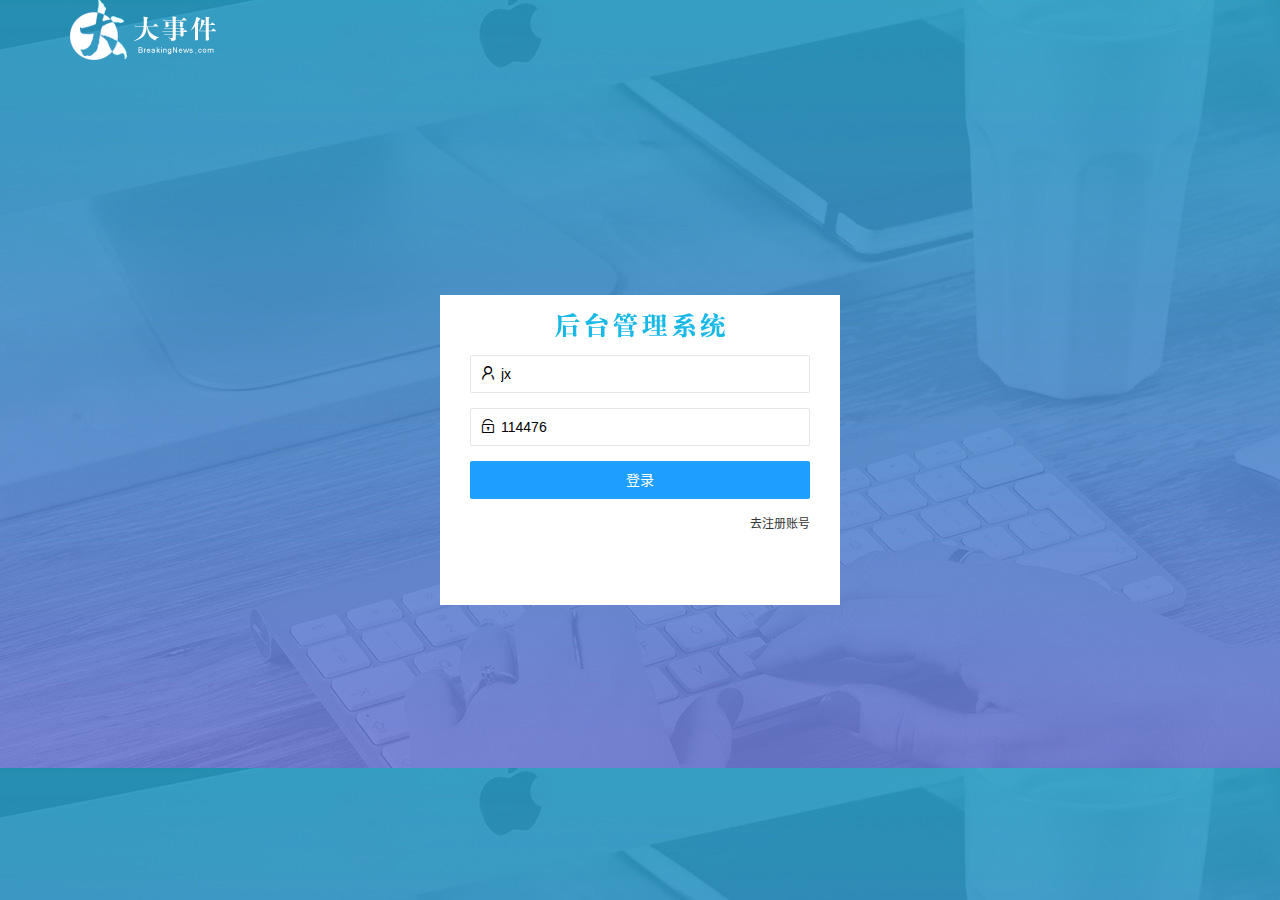
<file: login.html>
<!DOCTYPE html>
<html lang="zh-CN">

<head>
    <meta charset="UTF-8">
    <meta name="viewport" content="width=device-width, initial-scale=1.0">
    <title>大事件登录页面</title>
    <link rel="stylesheet" href="/assets/lib/layui/css/layui.css">
    <link rel="stylesheet" href="/assets/css/login.css">
</head>

<body>
    <div class="layui-main">
        <img src="/assets/images/logo.png" alt="">
    </div>
    <div class="login">
        <div class="title-log"></div>
        <!-- 登录 -->
        <form class="layui-form" id="login-form">
            <div class="layui-form-item">
                <i class="layui-icon layui-icon-username"></i>
                <input value="jx" type="text" name="username" required lay-verify="required" placeholder="请输入用户名" autocomplete="off" class="layui-input">
            </div>
            <div class="layui-form-item">
                <i class="layui-icon layui-icon-password"></i>
                <input value="114476" type="text" name="password" required lay-verify="required|pwd" placeholder="请输入密码 " autocomplete="off " class="layui-input ">
            </div>
            <div class="layui-form-item">
                <button class="layui-btn layui-btn-fluid layui-btn-normal" lay-submit lay-filter="formDemo">登录</button>
            </div>
            <div class="layui-form-item  links">
                <a href="javaascript:;" class="link_reg">去注册账号</a>
            </div>
        </form>
        <!-- 注册 -->
        <form class="layui-form" id="reg-form" style="display: none;">
            <div class="layui-form-item">
                <i class="layui-icon layui-icon-username"></i>
                <input type="text" name="username" required lay-verify="required" placeholder="请输入用户名" autocomplete="off" class="layui-input">
            </div>
            <div class="layui-form-item">
                <i class="layui-icon layui-icon-password"></i>
                <input type="text" name="password" required lay-verify="required|pwd" placeholder="请输入密码 " autocomplete="off " class="layui-input ">
            </div>
            <div class="layui-form-item">
                <i class="layui-icon layui-icon-password"></i>
                <input type="text" name="repwd" required lay-verify="required|pwd|repwd" placeholder="请再次输入密码 " autocomplete="off " class="layui-input ">
            </div>
            <div class="layui-form-item">
                <button class="layui-btn layui-btn-fluid layui-btn-normal" lay-submit lay-filter="formDemo">注册</button>
            </div>
            <div class="layui-form-item links">
                <a href="javaascript:;" class="link_login">去登录</a>
            </div>
        </form>
    </div>

    <!-- 引入js -->
    <script src="/assets/lib/layui/layui.all.js "></script>
    <script src="/assets/lib/jquery.js "></script>
    <script src="/assets/js/webAPI.js"></script>
    <script src="/assets/js/login.js "></script>
</body>

</html>
</file>
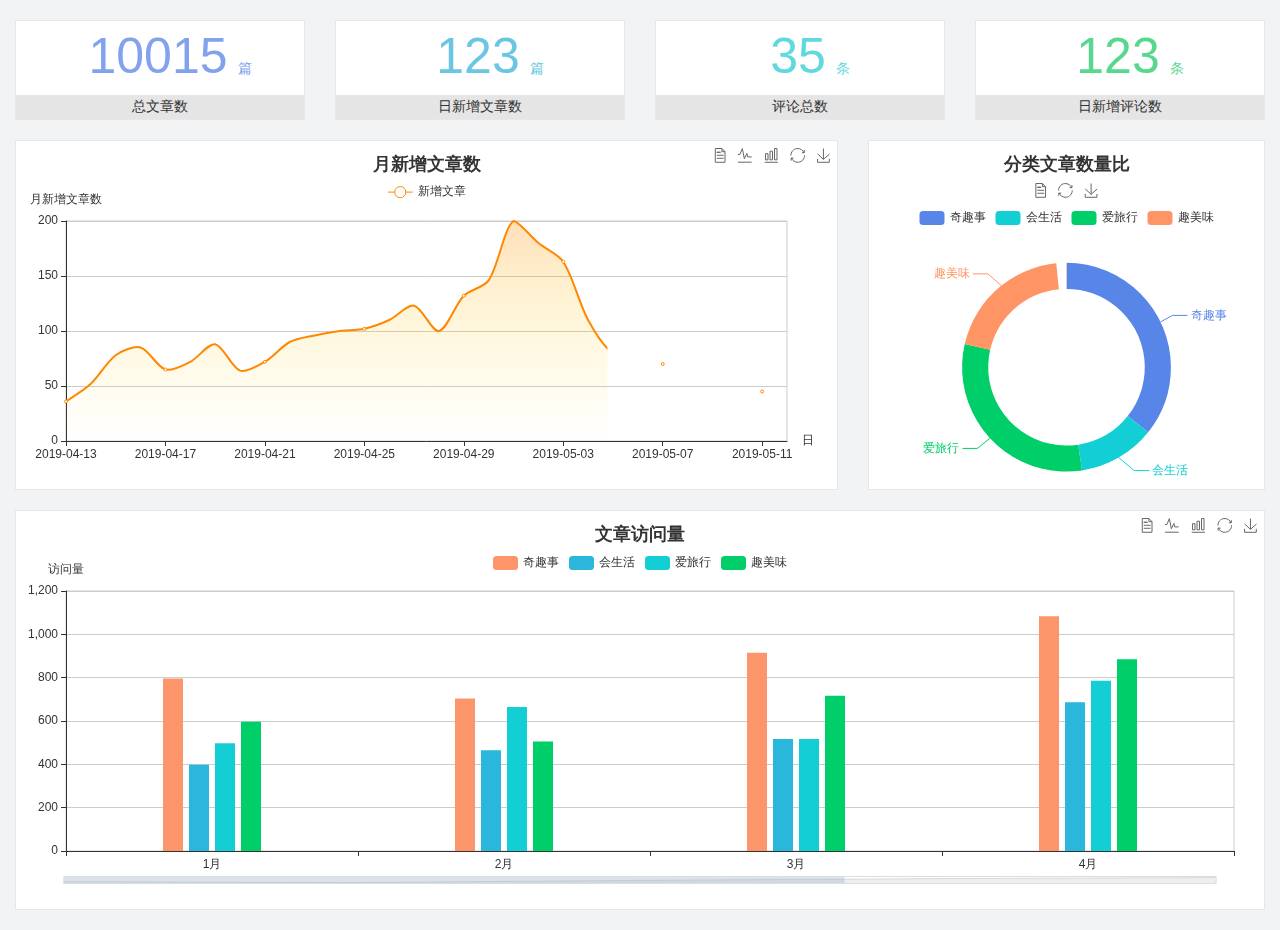
<file: home/dashboard.html>
<!DOCTYPE html>
<html lang="en">

<head>
  <meta charset="UTF-8">
  <meta name="viewport" content="width=device-width, initial-scale=1.0">
  <meta http-equiv="X-UA-Compatible" content="ie=edge">
  <title>图表统计</title>
  <link rel="stylesheet" href="../assets/lib/bootstrap.css" />
  <link rel="stylesheet" href="../assets/lib/main.css" />
  <script src="../assets/lib/jquery.js"></script>
  <script type="text/javascript" src="../assets/lib/echarts.min.js"></script>
</head>

<body>
  <div class="container-fluid">
    <div class="row spannel_list">
      <div class="col-sm-3 col-xs-6">
        <div class="spannel">
          <em>10015</em><span>篇</span>
          <b>总文章数</b>
        </div>
      </div>
      <div class="col-sm-3 col-xs-6">
        <div class="spannel scolor01">
          <em>123</em><span>篇</span>
          <b>日新增文章数</b>
        </div>
      </div>
      <div class="col-sm-3 col-xs-6">
        <div class="spannel scolor02">
          <em>35</em><span>条</span>
          <b>评论总数</b>
        </div>
      </div>
      <div class="col-sm-3 col-xs-6">
        <div class="spannel scolor03">
          <em>123</em><span>条</span>
          <b>日新增评论数</b>
        </div>
      </div>
    </div>
  </div>

  <div class="container-fluid">
    <div class="row curve-pie">
      <div class="col-lg-8 col-md-8">
        <div class="gragh_pannel" id="curve_show"></div>
      </div>
      <div class="col-lg-4 col-md-4">
        <div class="gragh_pannel" id="pie_show"></div>
      </div>
    </div>
  </div>

  <div class="container-fluid">
    <div class="column_pannel" id="column_show"></div>
  </div>

  <script>
    var oChart = echarts.init(document.getElementById('curve_show'));
    var aList_all = [
      { 'count': 36, 'date': '2019-04-13' },
      { 'count': 52, 'date': '2019-04-14' },
      { 'count': 78, 'date': '2019-04-15' },
      { 'count': 85, 'date': '2019-04-16' },
      { 'count': 65, 'date': '2019-04-17' },
      { 'count': 72, 'date': '2019-04-18' },
      { 'count': 88, 'date': '2019-04-19' },
      { 'count': 64, 'date': '2019-04-20' },
      { 'count': 72, 'date': '2019-04-21' },
      { 'count': 90, 'date': '2019-04-22' },
      { 'count': 96, 'date': '2019-04-23' },
      { 'count': 100, 'date': '2019-04-24' },
      { 'count': 102, 'date': '2019-04-25' },
      { 'count': 110, 'date': '2019-04-26' },
      { 'count': 123, 'date': '2019-04-27' },
      { 'count': 100, 'date': '2019-04-28' },
      { 'count': 132, 'date': '2019-04-29' },
      { 'count': 146, 'date': '2019-04-30' },
      { 'count': 200, 'date': '2019-05-01' },
      { 'count': 180, 'date': '2019-05-02' },
      { 'count': 163, 'date': '2019-05-03' },
      { 'count': 110, 'date': '2019-05-04' },
      { 'count': 80, 'date': '2019-05-05' },
      { 'count': 82, 'date': '2019-05-06' },
      { 'count': 70, 'date': '2019-05-07' },
      { 'count': 65, 'date': '2019-05-08' },
      { 'count': 54, 'date': '2019-05-09' },
      { 'count': 40, 'date': '2019-05-10' },
      { 'count': 45, 'date': '2019-05-11' },
      { 'count': 38, 'date': '2019-05-12' },
    ];

    let aCount = [];
    let aDate = [];

    for (var i = 0; i < aList_all.length; i++) {
      aCount.push(aList_all[i].count);
      aDate.push(aList_all[i].date);
    }

    var chartopt = {
      title: {
        text: '月新增文章数',
        left: 'center',
        top: '10'
      },
      tooltip: {
        trigger: 'axis'
      },
      legend: {
        data: ['新增文章'],
        top: '40'
      },
      toolbox: {
        show: true,
        feature: {
          mark: { show: true },
          dataView: { show: true, readOnly: false },
          magicType: { show: true, type: ['line', 'bar'] },
          restore: { show: true },
          saveAsImage: { show: true }
        }
      },
      calculable: true,
      xAxis: [
        {
          name: '日',
          type: 'category',
          boundaryGap: false,
          data: aDate
        }
      ],
      yAxis: [
        {
          name: '月新增文章数',
          type: 'value'
        }
      ],
      series: [
        {
          name: '新增文章',
          type: 'line',
          smooth: true,
          itemStyle: { normal: { areaStyle: { type: 'default' }, color: '#f80' }, lineStyle: { color: '#f80' } },
          data: aCount
        }],
      areaStyle: {
        normal: {
          color: new echarts.graphic.LinearGradient(0, 0, 0, 1, [{
            offset: 0,
            color: 'rgba(255,136,0,0.39)'
          }, {
            offset: .34,
            color: 'rgba(255,180,0,0.25)'
          }, {
            offset: 1,
            color: 'rgba(255,222,0,0.00)'
          }])

        }
      },
      grid: {
        show: true,
        x: 50,
        x2: 50,
        y: 80,
        height: 220
      }
    };

    oChart.setOption(chartopt);


    var oPie = echarts.init(document.getElementById('pie_show'));
    var oPieopt =
    {
      title: {
        top: 10,
        text: '分类文章数量比',
        x: 'center'
      },
      tooltip: {
        trigger: 'item',
        formatter: "{a} <br/>{b} : {c} ({d}%)"
      },
      color: ['#5885e8', '#13cfd5', '#00ce68', '#ff9565'],
      legend: {
        x: 'center',
        top: 65,
        data: ['奇趣事', '会生活', '爱旅行', '趣美味']
      },
      toolbox: {
        show: true,
        x: 'center',
        top: 35,
        feature: {
          mark: { show: true },
          dataView: { show: true, readOnly: false },
          magicType: {
            show: true,
            type: ['pie', 'funnel'],
            option: {
              funnel: {
                x: '25%',
                width: '50%',
                funnelAlign: 'left',
                max: 1548
              }
            }
          },
          restore: { show: true },
          saveAsImage: { show: true }
        }
      },
      calculable: true,
      series: [
        {
          name: '访问来源',
          type: 'pie',
          radius: ['45%', '60%'],
          center: ['50%', '65%'],
          data: [
            { value: 300, name: '奇趣事' },
            { value: 100, name: '会生活' },
            { value: 260, name: '爱旅行' },
            { value: 180, name: '趣美味' }
          ]
        }
      ]
    };
    oPie.setOption(oPieopt);



    var oColumn = this.echarts.init(document.getElementById('column_show'));
    var oColumnopt =
    {
      title: {
        text: '文章访问量',
        left: 'center',
        top: '10'
      },
      tooltip: {
        trigger: 'axis'
      },
      legend: {
        data: ['奇趣事', '会生活', '爱旅行', '趣美味'],
        top: '40'
      },
      toolbox: {
        show: true,
        feature: {
          mark: { show: true },
          dataView: { show: true, readOnly: false },
          magicType: { show: true, type: ['line', 'bar'] },
          restore: { show: true },
          saveAsImage: { show: true }
        }
      },
      calculable: true,
      xAxis: [
        {
          type: 'category',
          data: ['1月', '2月', '3月', '4月', '5月']
        }
      ],
      yAxis: [
        {
          name: '访问量',
          type: 'value'
        }
      ],
      series: [
        {
          name: '奇趣事',
          type: 'bar',
          barWidth: 20,
          itemStyle: {
            normal: { areaStyle: { type: 'default' }, color: '#fd956a' }
          },
          data: [800, 708, 920, 1090, 1200]
        },
        {
          name: '会生活',
          type: 'bar',
          barWidth: 20,
          itemStyle: {
            normal: { areaStyle: { type: 'default' }, color: '#2bb6db' }
          },
          data: [400, 468, 520, 690, 800]
        },
        {
          name: '爱旅行',
          type: 'bar',
          barWidth: 20,
          itemStyle: {
            normal: { areaStyle: { type: 'default' }, color: '#13cfd5' }
          },
          data: [500, 668, 520, 790, 900]
        },
        {
          name: '趣美味',
          type: 'bar',
          barWidth: 20,
          itemStyle: {
            normal: { areaStyle: { type: 'default' }, color: '#00ce68' }
          },
          data: [600, 508, 720, 890, 1000]
        }
      ],
      grid: {
        show: true,
        x: 50,
        x2: 30,
        y: 80,
        height: 260
      },
      dataZoom: [//给x轴设置滚动条
        {
          start: 0,//默认为0
          end: 100 - 1000 / 31,//默认为100
          type: 'slider',
          show: true,
          xAxisIndex: [0],
          handleSize: 0,//滑动条的 左右2个滑动条的大小
          height: 8,//组件高度
          left: 45, //左边的距离
          right: 50,//右边的距离
          bottom: 26,//右边的距离
          handleColor: '#ddd',//h滑动图标的颜色
          handleStyle: {
            borderColor: "#cacaca",
            borderWidth: "1",
            shadowBlur: 2,
            background: "#ddd",
            shadowColor: "#ddd",
          }
        }]
    };
    oColumn.setOption(oColumnopt);
  </script>
</body>

</html>
</file>
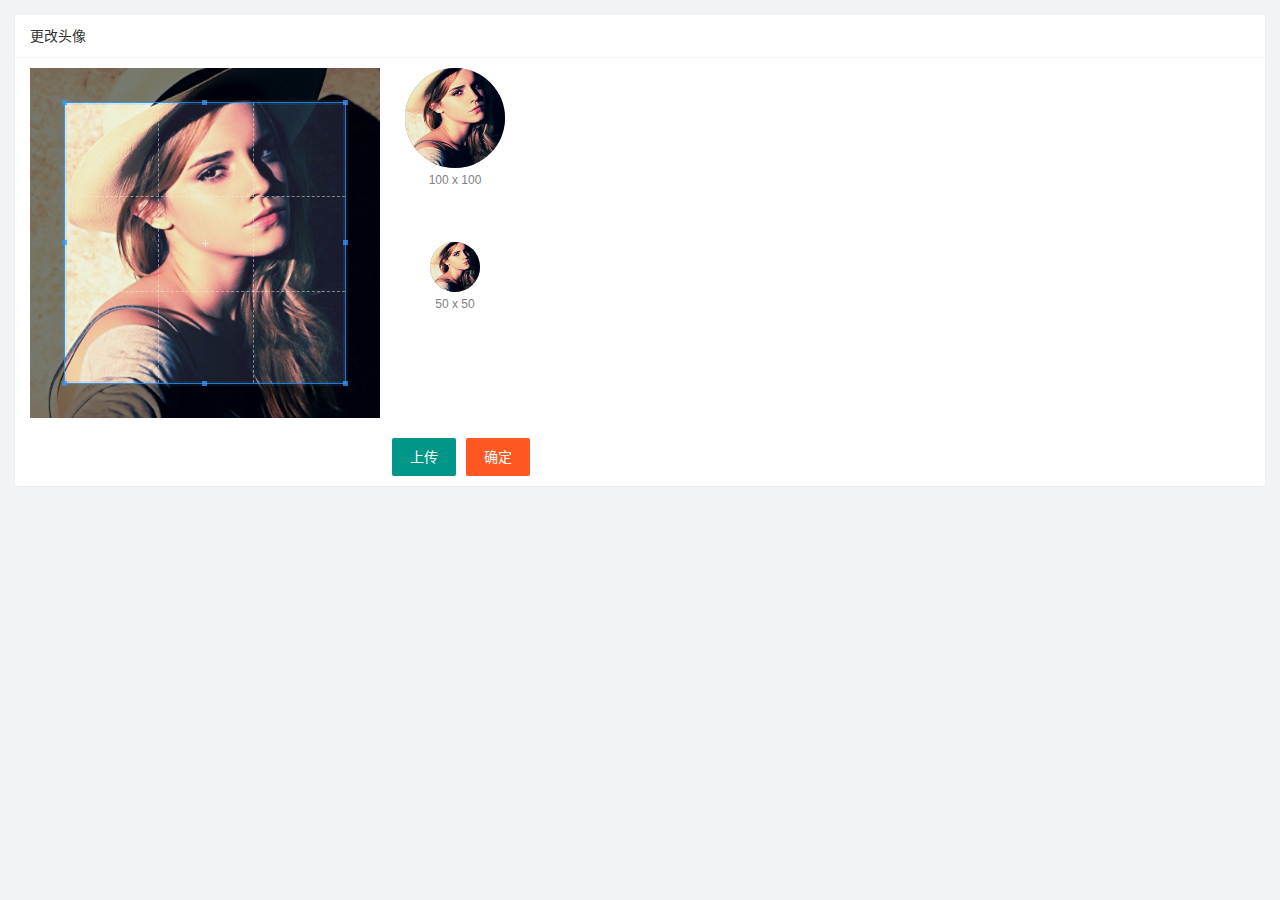
<file: user/user.avatar.html>
<!DOCTYPE html>
<html lang="zh-CN">

<head>
    <meta charset="UTF-8">
    <meta name="viewport" content="width=device-width, initial-scale=1.0">
    <title>Document</title>
    <link rel="stylesheet" href="/assets/lib/layui/css/layui.css">
    <link rel="stylesheet" href="/assets/lib/cropper/cropper.css" />
    <link rel="stylesheet" href="/assets/css/user/user.avatar.css">
</head>

<body>
    <div class="layui-card">
        <div class="layui-card-header">更改头像</div>
        <div class="layui-card-body">
            <!-- 第一行的图片裁剪和预览区域 -->
            <div class="row1">
                <!-- 图片裁剪区域 -->
                <div class="cropper-box">
                    <!-- 这个 img 标签很重要，将来会把它初始化为裁剪区域 -->
                    <img id="image" src="/assets/images/sample.jpg" />
                </div>
                <!-- 图片的预览区域 -->
                <div class="preview-box">
                    <div>
                        <!-- 宽高为 100px 的预览区域 -->
                        <div class="img-preview w100"></div>
                        <p class="size">100 x 100</p>
                    </div>
                    <div>
                        <!-- 宽高为 50px 的预览区域 -->
                        <div class="img-preview w50"></div>
                        <p class="size">50 x 50</p>
                    </div>
                </div>
            </div>

            <!-- 第二行的按钮区域 -->
            <div class="row2">
                <input type="file" id="file" style="display: none;" accept="image/png,image/jpeg">
                <button type="button" class="layui-btn ava-file">上传</button>
                <button type="button" class="layui-btn layui-btn-danger ava-upload">确定</button>
            </div>
        </div>
    </div>


    <script src="/assets/lib/layui/layui.all.js"></script>
    <script src="/assets/lib/jquery.js"></script>
    <script src="/assets/lib/cropper/Cropper.js"></script>
    <script src="/assets/lib/cropper/jquery-cropper.js"></script>
    <script src="/assets/js/webAPI.js"></script>
    <script src="/assets/js/user/user.avatar.js"></script>
</body>

</html>
</file>
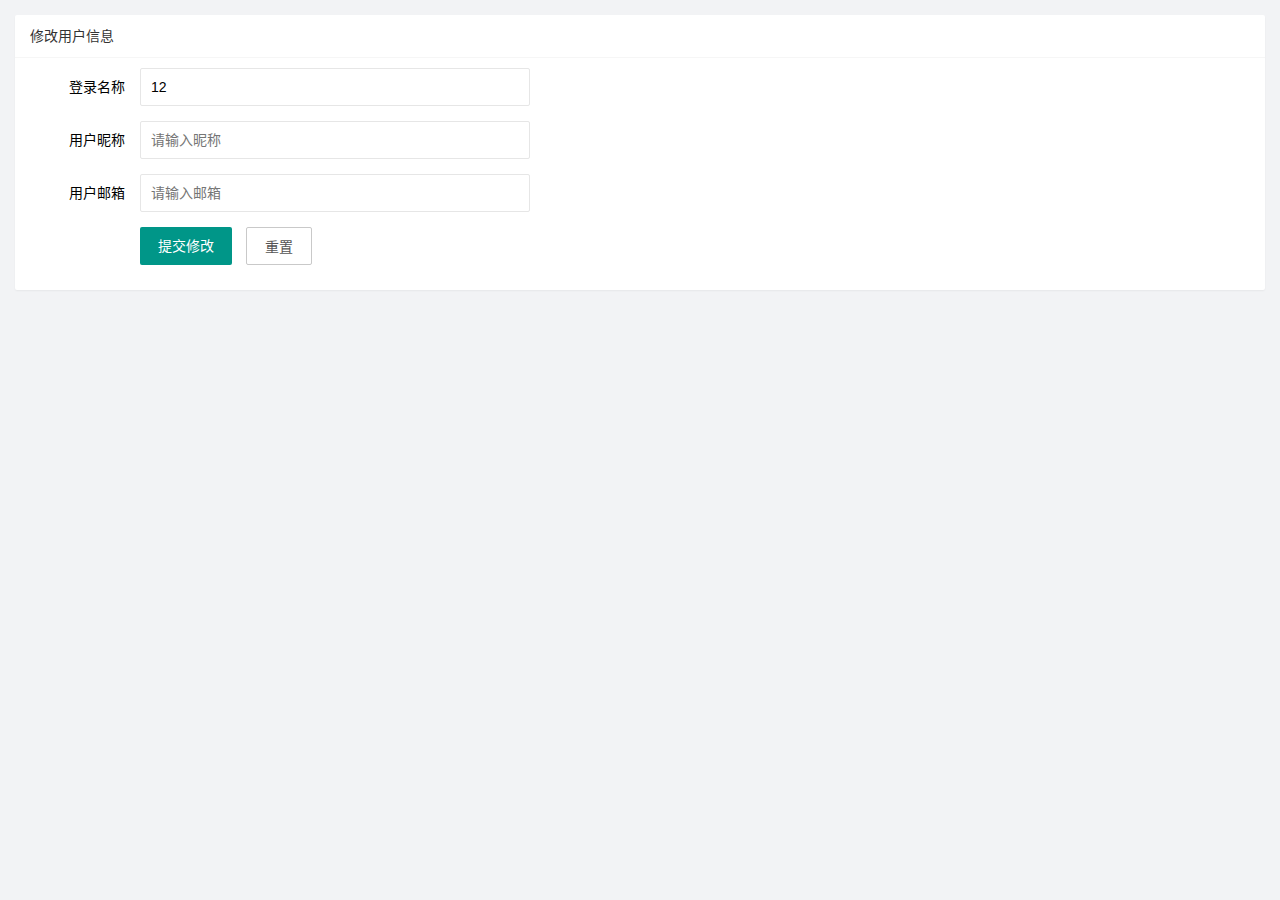
<file: user/user_info.html>
<!DOCTYPE html>
<html lang="zh-CN">

<head>
    <meta charset="UTF-8">
    <meta name="viewport" content="width=device-width, initial-scale=1.0">
    <title>Document</title>
    <link rel="stylesheet" href="/assets/lib/layui/css/layui.css">
    <link rel="stylesheet" href="/assets/css/user/user_info.css">
</head>

<body>
    <div class="layui-card">
        <div class="layui-card-header">修改用户信息</div>
        <div class="layui-card-body">
            <form class="layui-form" id="userform" lay-filter="userinfo">
                <input type="hidden" name="id">
                <div class="layui-form-item">
                    <label class="layui-form-label">登录名称
                    </label>
                    <div class="layui-input-block">
                        <input value="12" type="text" name="username" required lay-verify="required" placeholder="请输入名称" autocomplete="off" class="layui-input" readonly>
                    </div>
                </div>
                <div class="layui-form-item">
                    <label class="layui-form-label">用户昵称
                    </label>
                    <div class="layui-input-block">
                        <input type="text" name="nickname" required lay-verify="required|nick" placeholder="请输入昵称" autocomplete="off" class="layui-input">
                    </div>
                </div>
                <div class="layui-form-item">
                    <label class="layui-form-label">用户邮箱
                    </label>
                    <div class="layui-input-block">
                        <input type="text" name="email" required lay-verify="required|email" placeholder="请输入邮箱" autocomplete="off" class="layui-input">
                    </div>
                </div>
                <div class="layui-form-item">
                    <div class="layui-input-block">
                        <button class="layui-btn" lay-submit lay-filter="formDemo">提交修改</button>
                        <button type="reset" class="layui-btn layui-btn-primary" id="resbtninfo">重置</button>
                    </div>
                </div>
            </form>
        </div>
    </div>

    <script src="/assets/lib/layui/layui.all.js"></script>
    <script src="/assets/lib/jquery.js"></script>
    <script src="/assets/js/webAPI.js"></script>
    <script src="/assets/js/user/user_info.js"></script>
</body>

</html>
</file>
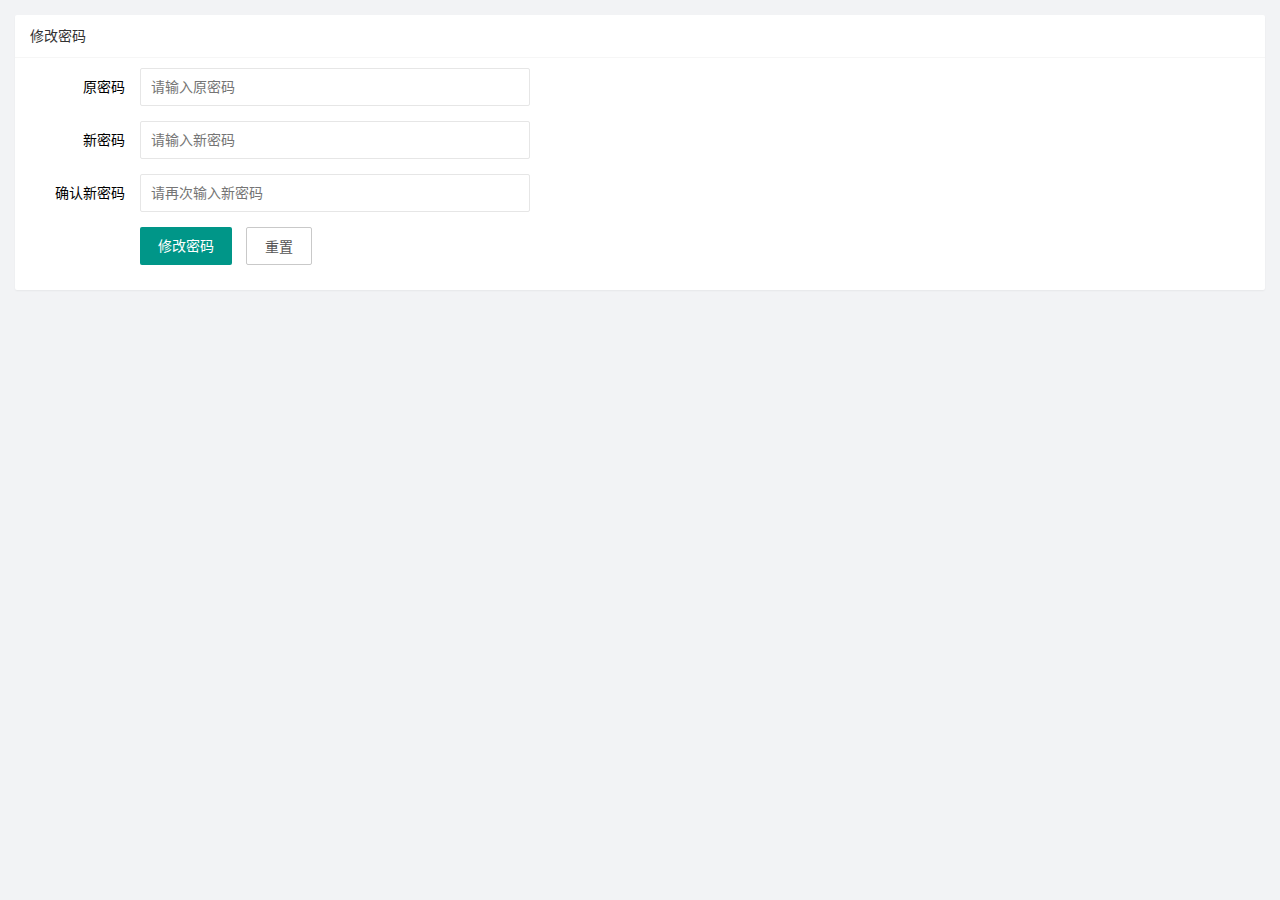
<file: user/user_pwd.html>
<!DOCTYPE html>
<html lang="zh-CN">

<head>
    <meta charset="UTF-8">
    <meta name="viewport" content="width=device-width, initial-scale=1.0">
    <title>Document</title>
    <link rel="stylesheet" href="/assets/lib/layui/css/layui.css">
    <link rel="stylesheet" href="/assets/css/user/user_pwd.css">
</head>

<body>
    <div class="layui-card">
        <div class="layui-card-header">修改密码</div>
        <div class="layui-card-body">
            <form class="layui-form" id="form-pwd">
                <div class="layui-form-item">
                    <label class="layui-form-label">原密码</label>
                    <div class="layui-input-block">
                        <input type="text" name="oldPwd" required lay-verify="required" placeholder="请输入原密码" autocomplete="off" class="layui-input">
                    </div>
                </div>
                <div class="layui-form-item">
                    <label class="layui-form-label">新密码</label>
                    <div class="layui-input-block">
                        <input type="text" name="newPwd" required lay-verify="required|pwd|newpwd" placeholder="请输入新密码" autocomplete="off" class="layui-input">
                    </div>
                </div>
                <div class="layui-form-item">
                    <label class="layui-form-label">确认新密码</label>
                    <div class="layui-input-block">
                        <input type="text" name="renewPwd" required lay-verify="required|pwd|renewpwd" placeholder="请再次输入新密码" autocomplete="off" class="layui-input">
                    </div>
                </div>
                <div class="layui-form-item">
                    <div class="layui-input-block">
                        <button class="layui-btn" lay-submit lay-filter="formDemo">修改密码</button>
                        <button type="reset" class="layui-btn layui-btn-primary">重置</button>
                    </div>
                </div>
            </form>
        </div>
    </div>

    <script src="/assets/lib/layui/layui.all.js"></script>
    <script src="/assets/lib/jquery.js"></script>
    <script src="/assets/js/webAPI.js"></script>
    <script src="/assets/js/user/user_pwd.js"></script>
</body>

</html>
</file>
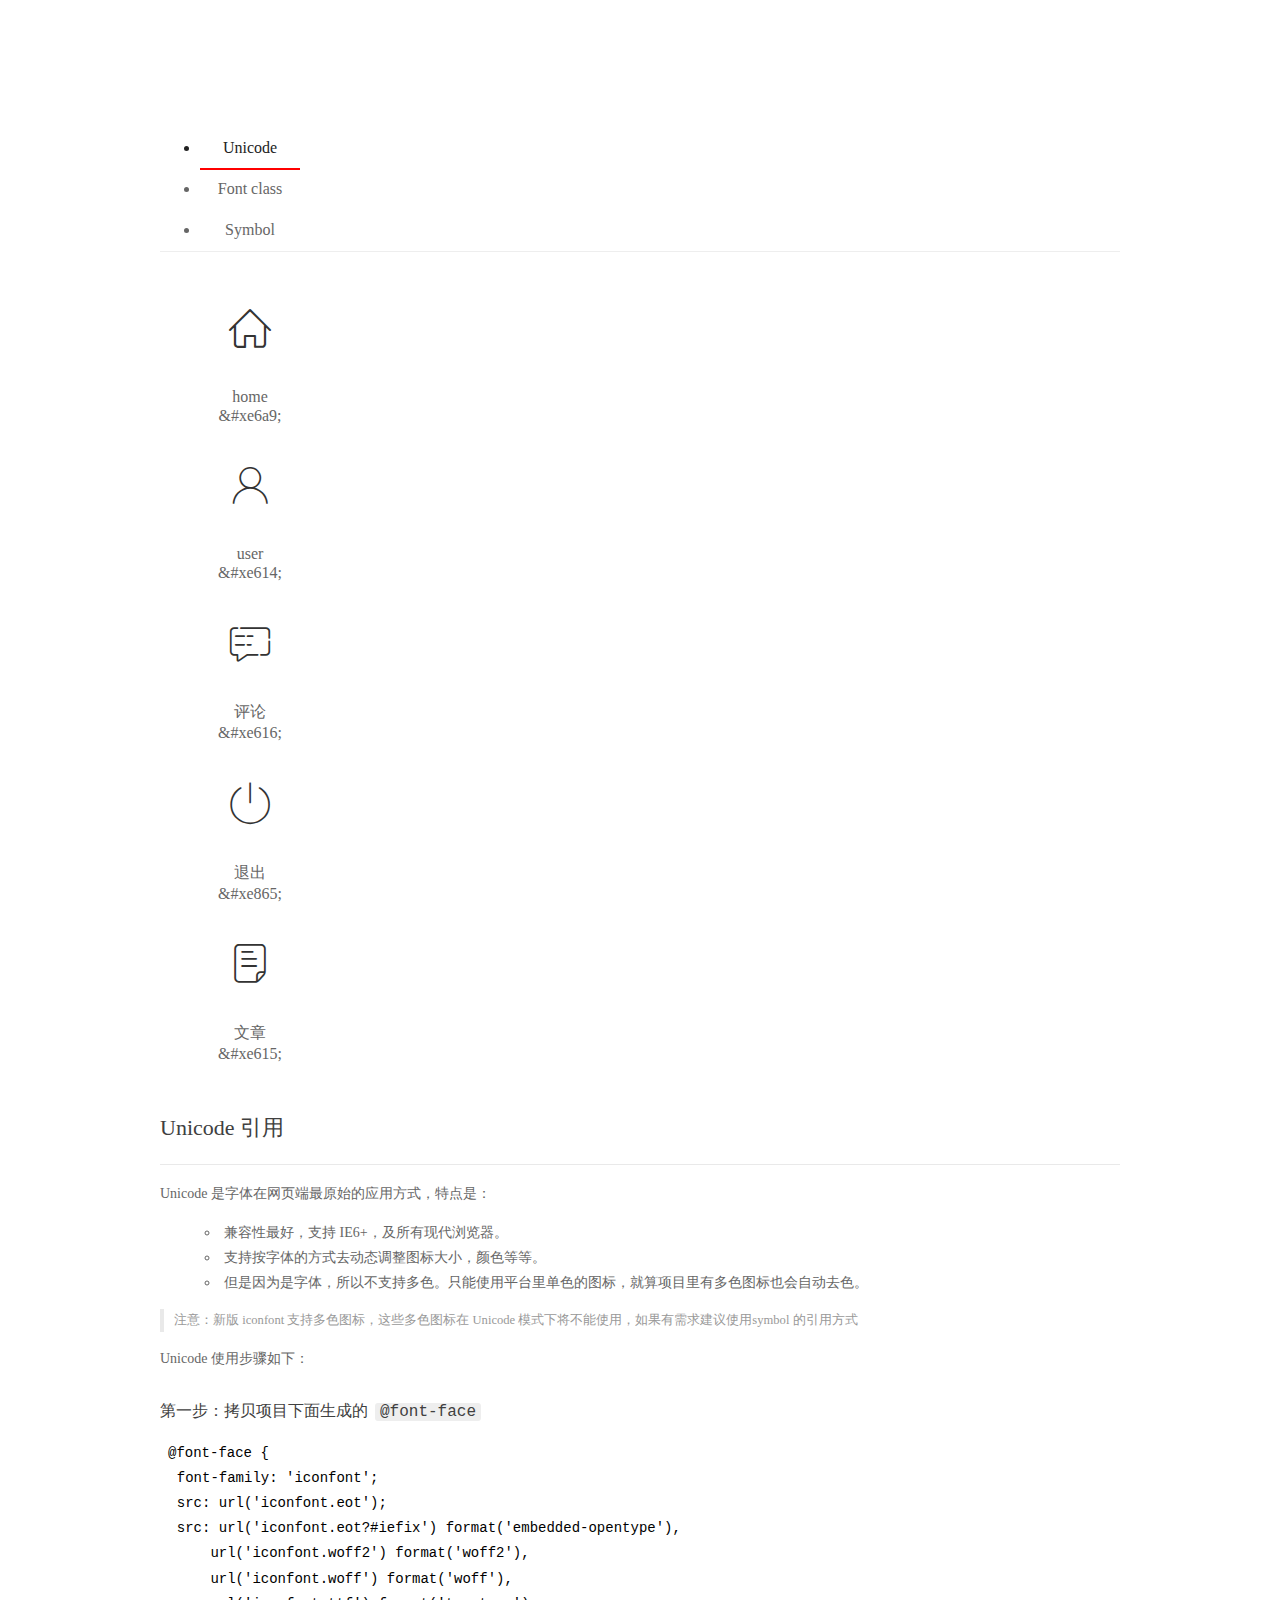
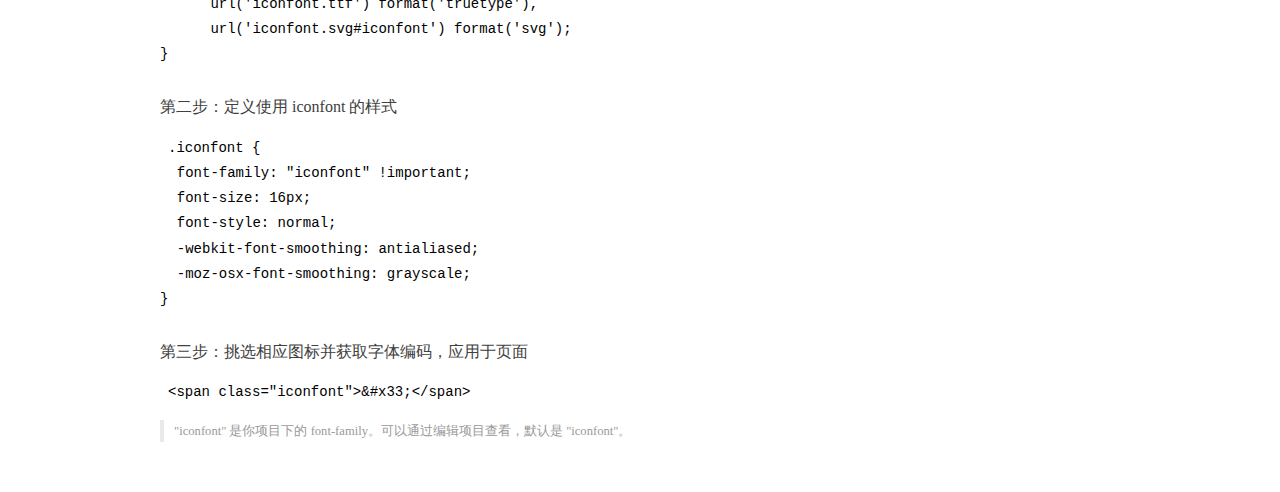
<file: assets/fonts/demo_index.html>
<!DOCTYPE html>
<html>
<head>
  <meta charset="utf-8"/>
  <title>IconFont Demo</title>
  <link rel="shortcut icon" href="https://gtms04.alicdn.com/tps/i4/TB1_oz6GVXXXXaFXpXXJDFnIXXX-64-64.ico" type="image/x-icon"/>
  <link rel="stylesheet" href="https://g.alicdn.com/thx/cube/1.3.2/cube.min.css">
  <link rel="stylesheet" href="demo.css">
  <link rel="stylesheet" href="iconfont.css">
  <script src="iconfont.js"></script>
  <!-- jQuery -->
  <script src="https://a1.alicdn.com/oss/uploads/2018/12/26/7bfddb60-08e8-11e9-9b04-53e73bb6408b.js"></script>
  <!-- 代码高亮 -->
  <script src="https://a1.alicdn.com/oss/uploads/2018/12/26/a3f714d0-08e6-11e9-8a15-ebf944d7534c.js"></script>
</head>
<body>
  <div class="main">
    <h1 class="logo"><a href="https://www.iconfont.cn/" title="iconfont 首页" target="_blank">&#xe86b;</a></h1>
    <div class="nav-tabs">
      <ul id="tabs" class="dib-box">
        <li class="dib active"><span>Unicode</span></li>
        <li class="dib"><span>Font class</span></li>
        <li class="dib"><span>Symbol</span></li>
      </ul>
      
    </div>
    <div class="tab-container">
      <div class="content unicode" style="display: block;">
          <ul class="icon_lists dib-box">
          
            <li class="dib">
              <span class="icon iconfont">&#xe6a9;</span>
                <div class="name">home</div>
                <div class="code-name">&amp;#xe6a9;</div>
              </li>
          
            <li class="dib">
              <span class="icon iconfont">&#xe614;</span>
                <div class="name">user</div>
                <div class="code-name">&amp;#xe614;</div>
              </li>
          
            <li class="dib">
              <span class="icon iconfont">&#xe616;</span>
                <div class="name">评论</div>
                <div class="code-name">&amp;#xe616;</div>
              </li>
          
            <li class="dib">
              <span class="icon iconfont">&#xe865;</span>
                <div class="name">退出</div>
                <div class="code-name">&amp;#xe865;</div>
              </li>
          
            <li class="dib">
              <span class="icon iconfont">&#xe615;</span>
                <div class="name">文章</div>
                <div class="code-name">&amp;#xe615;</div>
              </li>
          
          </ul>
          <div class="article markdown">
          <h2 id="unicode-">Unicode 引用</h2>
          <hr>

          <p>Unicode 是字体在网页端最原始的应用方式，特点是：</p>
          <ul>
            <li>兼容性最好，支持 IE6+，及所有现代浏览器。</li>
            <li>支持按字体的方式去动态调整图标大小，颜色等等。</li>
            <li>但是因为是字体，所以不支持多色。只能使用平台里单色的图标，就算项目里有多色图标也会自动去色。</li>
          </ul>
          <blockquote>
            <p>注意：新版 iconfont 支持多色图标，这些多色图标在 Unicode 模式下将不能使用，如果有需求建议使用symbol 的引用方式</p>
          </blockquote>
          <p>Unicode 使用步骤如下：</p>
          <h3 id="-font-face">第一步：拷贝项目下面生成的 <code>@font-face</code></h3>
<pre><code class="language-css"
>@font-face {
  font-family: 'iconfont';
  src: url('iconfont.eot');
  src: url('iconfont.eot?#iefix') format('embedded-opentype'),
      url('iconfont.woff2') format('woff2'),
      url('iconfont.woff') format('woff'),
      url('iconfont.ttf') format('truetype'),
      url('iconfont.svg#iconfont') format('svg');
}
</code></pre>
          <h3 id="-iconfont-">第二步：定义使用 iconfont 的样式</h3>
<pre><code class="language-css"
>.iconfont {
  font-family: "iconfont" !important;
  font-size: 16px;
  font-style: normal;
  -webkit-font-smoothing: antialiased;
  -moz-osx-font-smoothing: grayscale;
}
</code></pre>
          <h3 id="-">第三步：挑选相应图标并获取字体编码，应用于页面</h3>
<pre>
<code class="language-html"
>&lt;span class="iconfont"&gt;&amp;#x33;&lt;/span&gt;
</code></pre>
          <blockquote>
            <p>"iconfont" 是你项目下的 font-family。可以通过编辑项目查看，默认是 "iconfont"。</p>
          </blockquote>
          </div>
      </div>
      <div class="content font-class">
        <ul class="icon_lists dib-box">
          
          <li class="dib">
            <span class="icon iconfont icon-home"></span>
            <div class="name">
              home
            </div>
            <div class="code-name">.icon-home
            </div>
          </li>
          
          <li class="dib">
            <span class="icon iconfont icon-user"></span>
            <div class="name">
              user
            </div>
            <div class="code-name">.icon-user
            </div>
          </li>
          
          <li class="dib">
            <span class="icon iconfont icon-pinglun"></span>
            <div class="name">
              评论
            </div>
            <div class="code-name">.icon-pinglun
            </div>
          </li>
          
          <li class="dib">
            <span class="icon iconfont icon-tuichu"></span>
            <div class="name">
              退出
            </div>
            <div class="code-name">.icon-tuichu
            </div>
          </li>
          
          <li class="dib">
            <span class="icon iconfont icon-16"></span>
            <div class="name">
              文章
            </div>
            <div class="code-name">.icon-16
            </div>
          </li>
          
        </ul>
        <div class="article markdown">
        <h2 id="font-class-">font-class 引用</h2>
        <hr>

        <p>font-class 是 Unicode 使用方式的一种变种，主要是解决 Unicode 书写不直观，语意不明确的问题。</p>
        <p>与 Unicode 使用方式相比，具有如下特点：</p>
        <ul>
          <li>兼容性良好，支持 IE8+，及所有现代浏览器。</li>
          <li>相比于 Unicode 语意明确，书写更直观。可以很容易分辨这个 icon 是什么。</li>
          <li>因为使用 class 来定义图标，所以当要替换图标时，只需要修改 class 里面的 Unicode 引用。</li>
          <li>不过因为本质上还是使用的字体，所以多色图标还是不支持的。</li>
        </ul>
        <p>使用步骤如下：</p>
        <h3 id="-fontclass-">第一步：引入项目下面生成的 fontclass 代码：</h3>
<pre><code class="language-html">&lt;link rel="stylesheet" href="./iconfont.css"&gt;
</code></pre>
        <h3 id="-">第二步：挑选相应图标并获取类名，应用于页面：</h3>
<pre><code class="language-html">&lt;span class="iconfont icon-xxx"&gt;&lt;/span&gt;
</code></pre>
        <blockquote>
          <p>"
            iconfont" 是你项目下的 font-family。可以通过编辑项目查看，默认是 "iconfont"。</p>
        </blockquote>
      </div>
      </div>
      <div class="content symbol">
          <ul class="icon_lists dib-box">
          
            <li class="dib">
                <svg class="icon svg-icon" aria-hidden="true">
                  <use xlink:href="#icon-home"></use>
                </svg>
                <div class="name">home</div>
                <div class="code-name">#icon-home</div>
            </li>
          
            <li class="dib">
                <svg class="icon svg-icon" aria-hidden="true">
                  <use xlink:href="#icon-user"></use>
                </svg>
                <div class="name">user</div>
                <div class="code-name">#icon-user</div>
            </li>
          
            <li class="dib">
                <svg class="icon svg-icon" aria-hidden="true">
                  <use xlink:href="#icon-pinglun"></use>
                </svg>
                <div class="name">评论</div>
                <div class="code-name">#icon-pinglun</div>
            </li>
          
            <li class="dib">
                <svg class="icon svg-icon" aria-hidden="true">
                  <use xlink:href="#icon-tuichu"></use>
                </svg>
                <div class="name">退出</div>
                <div class="code-name">#icon-tuichu</div>
            </li>
          
            <li class="dib">
                <svg class="icon svg-icon" aria-hidden="true">
                  <use xlink:href="#icon-16"></use>
                </svg>
                <div class="name">文章</div>
                <div class="code-name">#icon-16</div>
            </li>
          
          </ul>
          <div class="article markdown">
          <h2 id="symbol-">Symbol 引用</h2>
          <hr>

          <p>这是一种全新的使用方式，应该说这才是未来的主流，也是平台目前推荐的用法。相关介绍可以参考这篇<a href="">文章</a>
            这种用法其实是做了一个 SVG 的集合，与另外两种相比具有如下特点：</p>
          <ul>
            <li>支持多色图标了，不再受单色限制。</li>
            <li>通过一些技巧，支持像字体那样，通过 <code>font-size</code>, <code>color</code> 来调整样式。</li>
            <li>兼容性较差，支持 IE9+，及现代浏览器。</li>
            <li>浏览器渲染 SVG 的性能一般，还不如 png。</li>
          </ul>
          <p>使用步骤如下：</p>
          <h3 id="-symbol-">第一步：引入项目下面生成的 symbol 代码：</h3>
<pre><code class="language-html">&lt;script src="./iconfont.js"&gt;&lt;/script&gt;
</code></pre>
          <h3 id="-css-">第二步：加入通用 CSS 代码（引入一次就行）：</h3>
<pre><code class="language-html">&lt;style&gt;
.icon {
  width: 1em;
  height: 1em;
  vertical-align: -0.15em;
  fill: currentColor;
  overflow: hidden;
}
&lt;/style&gt;
</code></pre>
          <h3 id="-">第三步：挑选相应图标并获取类名，应用于页面：</h3>
<pre><code class="language-html">&lt;svg class="icon" aria-hidden="true"&gt;
  &lt;use xlink:href="#icon-xxx"&gt;&lt;/use&gt;
&lt;/svg&gt;
</code></pre>
          </div>
      </div>

    </div>
  </div>
  <script>
  $(document).ready(function () {
      $('.tab-container .content:first').show()

      $('#tabs li').click(function (e) {
        var tabContent = $('.tab-container .content')
        var index = $(this).index()

        if ($(this).hasClass('active')) {
          return
        } else {
          $('#tabs li').removeClass('active')
          $(this).addClass('active')

          tabContent.hide().eq(index).fadeIn()
        }
      })
    })
  </script>
</body>
</html>
</file>
<file: assets/lib/layui/css/layui.css>
/** layui-v2.5.5 MIT License By https://www.layui.com */
 .layui-inline,img{display:inline-block;vertical-align:middle}h1,h2,h3,h4,h5,h6{font-weight:400}.layui-edge,.layui-header,.layui-inline,.layui-main{position:relative}.layui-body,.layui-edge,.layui-elip{overflow:hidden}.layui-btn,.layui-edge,.layui-inline,img{vertical-align:middle}.layui-btn,.layui-disabled,.layui-icon,.layui-unselect{-moz-user-select:none;-webkit-user-select:none;-ms-user-select:none}.layui-elip,.layui-form-checkbox span,.layui-form-pane .layui-form-label{text-overflow:ellipsis;white-space:nowrap}.layui-breadcrumb,.layui-tree-btnGroup{visibility:hidden}blockquote,body,button,dd,div,dl,dt,form,h1,h2,h3,h4,h5,h6,input,li,ol,p,pre,td,textarea,th,ul{margin:0;padding:0;-webkit-tap-highlight-color:rgba(0,0,0,0)}a:active,a:hover{outline:0}img{border:none}li{list-style:none}table{border-collapse:collapse;border-spacing:0}h4,h5,h6{font-size:100%}button,input,optgroup,option,select,textarea{font-family:inherit;font-size:inherit;font-style:inherit;font-weight:inherit;outline:0}pre{white-space:pre-wrap;white-space:-moz-pre-wrap;white-space:-pre-wrap;white-space:-o-pre-wrap;word-wrap:break-word}body{line-height:24px;font:14px Helvetica Neue,Helvetica,PingFang SC,Tahoma,Arial,sans-serif}hr{height:1px;margin:10px 0;border:0;clear:both}a{color:#333;text-decoration:none}a:hover{color:#777}a cite{font-style:normal;*cursor:pointer}.layui-border-box,.layui-border-box *{box-sizing:border-box}.layui-box,.layui-box *{box-sizing:content-box}.layui-clear{clear:both;*zoom:1}.layui-clear:after{content:'\20';clear:both;*zoom:1;display:block;height:0}.layui-inline{*display:inline;*zoom:1}.layui-edge{display:inline-block;width:0;height:0;border-width:6px;border-style:dashed;border-color:transparent}.layui-edge-top{top:-4px;border-bottom-color:#999;border-bottom-style:solid}.layui-edge-right{border-left-color:#999;border-left-style:solid}.layui-edge-bottom{top:2px;border-top-color:#999;border-top-style:solid}.layui-edge-left{border-right-color:#999;border-right-style:solid}.layui-disabled,.layui-disabled:hover{color:#d2d2d2!important;cursor:not-allowed!important}.layui-circle{border-radius:100%}.layui-show{display:block!important}.layui-hide{display:none!important}@font-face{font-family:layui-icon;src:url(../font/iconfont.eot?v=250);src:url(../font/iconfont.eot?v=250#iefix) format('embedded-opentype'),url(../font/iconfont.woff2?v=250) format('woff2'),url(../font/iconfont.woff?v=250) format('woff'),url(../font/iconfont.ttf?v=250) format('truetype'),url(../font/iconfont.svg?v=250#layui-icon) format('svg')}.layui-icon{font-family:layui-icon!important;font-size:16px;font-style:normal;-webkit-font-smoothing:antialiased;-moz-osx-font-smoothing:grayscale}.layui-icon-reply-fill:before{content:"\e611"}.layui-icon-set-fill:before{content:"\e614"}.layui-icon-menu-fill:before{content:"\e60f"}.layui-icon-search:before{content:"\e615"}.layui-icon-share:before{content:"\e641"}.layui-icon-set-sm:before{content:"\e620"}.layui-icon-engine:before{content:"\e628"}.layui-icon-close:before{content:"\1006"}.layui-icon-close-fill:before{content:"\1007"}.layui-icon-chart-screen:before{content:"\e629"}.layui-icon-star:before{content:"\e600"}.layui-icon-circle-dot:before{content:"\e617"}.layui-icon-chat:before{content:"\e606"}.layui-icon-release:before{content:"\e609"}.layui-icon-list:before{content:"\e60a"}.layui-icon-chart:before{content:"\e62c"}.layui-icon-ok-circle:before{content:"\1005"}.layui-icon-layim-theme:before{content:"\e61b"}.layui-icon-table:before{content:"\e62d"}.layui-icon-right:before{content:"\e602"}.layui-icon-left:before{content:"\e603"}.layui-icon-cart-simple:before{content:"\e698"}.layui-icon-face-cry:before{content:"\e69c"}.layui-icon-face-smile:before{content:"\e6af"}.layui-icon-survey:before{content:"\e6b2"}.layui-icon-tree:before{content:"\e62e"}.layui-icon-upload-circle:before{content:"\e62f"}.layui-icon-add-circle:before{content:"\e61f"}.layui-icon-download-circle:before{content:"\e601"}.layui-icon-templeate-1:before{content:"\e630"}.layui-icon-util:before{content:"\e631"}.layui-icon-face-surprised:before{content:"\e664"}.layui-icon-edit:before{content:"\e642"}.layui-icon-speaker:before{content:"\e645"}.layui-icon-down:before{content:"\e61a"}.layui-icon-file:before{content:"\e621"}.layui-icon-layouts:before{content:"\e632"}.layui-icon-rate-half:before{content:"\e6c9"}.layui-icon-add-circle-fine:before{content:"\e608"}.layui-icon-prev-circle:before{content:"\e633"}.layui-icon-read:before{content:"\e705"}.layui-icon-404:before{content:"\e61c"}.layui-icon-carousel:before{content:"\e634"}.layui-icon-help:before{content:"\e607"}.layui-icon-code-circle:before{content:"\e635"}.layui-icon-water:before{content:"\e636"}.layui-icon-username:before{content:"\e66f"}.layui-icon-find-fill:before{content:"\e670"}.layui-icon-about:before{content:"\e60b"}.layui-icon-location:before{content:"\e715"}.layui-icon-up:before{content:"\e619"}.layui-icon-pause:before{content:"\e651"}.layui-icon-date:before{content:"\e637"}.layui-icon-layim-uploadfile:before{content:"\e61d"}.layui-icon-delete:before{content:"\e640"}.layui-icon-play:before{content:"\e652"}.layui-icon-top:before{content:"\e604"}.layui-icon-friends:before{content:"\e612"}.layui-icon-refresh-3:before{content:"\e9aa"}.layui-icon-ok:before{content:"\e605"}.layui-icon-layer:before{content:"\e638"}.layui-icon-face-smile-fine:before{content:"\e60c"}.layui-icon-dollar:before{content:"\e659"}.layui-icon-group:before{content:"\e613"}.layui-icon-layim-download:before{content:"\e61e"}.layui-icon-picture-fine:before{content:"\e60d"}.layui-icon-link:before{content:"\e64c"}.layui-icon-diamond:before{content:"\e735"}.layui-icon-log:before{content:"\e60e"}.layui-icon-rate-solid:before{content:"\e67a"}.layui-icon-fonts-del:before{content:"\e64f"}.layui-icon-unlink:before{content:"\e64d"}.layui-icon-fonts-clear:before{content:"\e639"}.layui-icon-triangle-r:before{content:"\e623"}.layui-icon-circle:before{content:"\e63f"}.layui-icon-radio:before{content:"\e643"}.layui-icon-align-center:before{content:"\e647"}.layui-icon-align-right:before{content:"\e648"}.layui-icon-align-left:before{content:"\e649"}.layui-icon-loading-1:before{content:"\e63e"}.layui-icon-return:before{content:"\e65c"}.layui-icon-fonts-strong:before{content:"\e62b"}.layui-icon-upload:before{content:"\e67c"}.layui-icon-dialogue:before{content:"\e63a"}.layui-icon-video:before{content:"\e6ed"}.layui-icon-headset:before{content:"\e6fc"}.layui-icon-cellphone-fine:before{content:"\e63b"}.layui-icon-add-1:before{content:"\e654"}.layui-icon-face-smile-b:before{content:"\e650"}.layui-icon-fonts-html:before{content:"\e64b"}.layui-icon-form:before{content:"\e63c"}.layui-icon-cart:before{content:"\e657"}.layui-icon-camera-fill:before{content:"\e65d"}.layui-icon-tabs:before{content:"\e62a"}.layui-icon-fonts-code:before{content:"\e64e"}.layui-icon-fire:before{content:"\e756"}.layui-icon-set:before{content:"\e716"}.layui-icon-fonts-u:before{content:"\e646"}.layui-icon-triangle-d:before{content:"\e625"}.layui-icon-tips:before{content:"\e702"}.layui-icon-picture:before{content:"\e64a"}.layui-icon-more-vertical:before{content:"\e671"}.layui-icon-flag:before{content:"\e66c"}.layui-icon-loading:before{content:"\e63d"}.layui-icon-fonts-i:before{content:"\e644"}.layui-icon-refresh-1:before{content:"\e666"}.layui-icon-rmb:before{content:"\e65e"}.layui-icon-home:before{content:"\e68e"}.layui-icon-user:before{content:"\e770"}.layui-icon-notice:before{content:"\e667"}.layui-icon-login-weibo:before{content:"\e675"}.layui-icon-voice:before{content:"\e688"}.layui-icon-upload-drag:before{content:"\e681"}.layui-icon-login-qq:before{content:"\e676"}.layui-icon-snowflake:before{content:"\e6b1"}.layui-icon-file-b:before{content:"\e655"}.layui-icon-template:before{content:"\e663"}.layui-icon-auz:before{content:"\e672"}.layui-icon-console:before{content:"\e665"}.layui-icon-app:before{content:"\e653"}.layui-icon-prev:before{content:"\e65a"}.layui-icon-website:before{content:"\e7ae"}.layui-icon-next:before{content:"\e65b"}.layui-icon-component:before{content:"\e857"}.layui-icon-more:before{content:"\e65f"}.layui-icon-login-wechat:before{content:"\e677"}.layui-icon-shrink-right:before{content:"\e668"}.layui-icon-spread-left:before{content:"\e66b"}.layui-icon-camera:before{content:"\e660"}.layui-icon-note:before{content:"\e66e"}.layui-icon-refresh:before{content:"\e669"}.layui-icon-female:before{content:"\e661"}.layui-icon-male:before{content:"\e662"}.layui-icon-password:before{content:"\e673"}.layui-icon-senior:before{content:"\e674"}.layui-icon-theme:before{content:"\e66a"}.layui-icon-tread:before{content:"\e6c5"}.layui-icon-praise:before{content:"\e6c6"}.layui-icon-star-fill:before{content:"\e658"}.layui-icon-rate:before{content:"\e67b"}.layui-icon-template-1:before{content:"\e656"}.layui-icon-vercode:before{content:"\e679"}.layui-icon-cellphone:before{content:"\e678"}.layui-icon-screen-full:before{content:"\e622"}.layui-icon-screen-restore:before{content:"\e758"}.layui-icon-cols:before{content:"\e610"}.layui-icon-export:before{content:"\e67d"}.layui-icon-print:before{content:"\e66d"}.layui-icon-slider:before{content:"\e714"}.layui-icon-addition:before{content:"\e624"}.layui-icon-subtraction:before{content:"\e67e"}.layui-icon-service:before{content:"\e626"}.layui-icon-transfer:before{content:"\e691"}.layui-main{width:1140px;margin:0 auto}.layui-header{z-index:1000;height:60px}.layui-header a:hover{transition:all .5s;-webkit-transition:all .5s}.layui-side{position:fixed;left:0;top:0;bottom:0;z-index:999;width:200px;overflow-x:hidden}.layui-side-scroll{position:relative;width:220px;height:100%;overflow-x:hidden}.layui-body{position:absolute;left:200px;right:0;top:0;bottom:0;z-index:998;width:auto;overflow-y:auto;box-sizing:border-box}.layui-layout-body{overflow:hidden}.layui-layout-admin .layui-header{background-color:#23262E}.layui-layout-admin .layui-side{top:60px;width:200px;overflow-x:hidden}.layui-layout-admin .layui-body{position:fixed;top:60px;bottom:44px}.layui-layout-admin .layui-main{width:auto;margin:0 15px}.layui-layout-admin .layui-footer{position:fixed;left:200px;right:0;bottom:0;height:44px;line-height:44px;padding:0 15px;background-color:#eee}.layui-layout-admin .layui-logo{position:absolute;left:0;top:0;width:200px;height:100%;line-height:60px;text-align:center;color:#009688;font-size:16px}.layui-layout-admin .layui-header .layui-nav{background:0 0}.layui-layout-left{position:absolute!important;left:200px;top:0}.layui-layout-right{position:absolute!important;right:0;top:0}.layui-container{position:relative;margin:0 auto;padding:0 15px;box-sizing:border-box}.layui-fluid{position:relative;margin:0 auto;padding:0 15px}.layui-row:after,.layui-row:before{content:'';display:block;clear:both}.layui-col-lg1,.layui-col-lg10,.layui-col-lg11,.layui-col-lg12,.layui-col-lg2,.layui-col-lg3,.layui-col-lg4,.layui-col-lg5,.layui-col-lg6,.layui-col-lg7,.layui-col-lg8,.layui-col-lg9,.layui-col-md1,.layui-col-md10,.layui-col-md11,.layui-col-md12,.layui-col-md2,.layui-col-md3,.layui-col-md4,.layui-col-md5,.layui-col-md6,.layui-col-md7,.layui-col-md8,.layui-col-md9,.layui-col-sm1,.layui-col-sm10,.layui-col-sm11,.layui-col-sm12,.layui-col-sm2,.layui-col-sm3,.layui-col-sm4,.layui-col-sm5,.layui-col-sm6,.layui-col-sm7,.layui-col-sm8,.layui-col-sm9,.layui-col-xs1,.layui-col-xs10,.layui-col-xs11,.layui-col-xs12,.layui-col-xs2,.layui-col-xs3,.layui-col-xs4,.layui-col-xs5,.layui-col-xs6,.layui-col-xs7,.layui-col-xs8,.layui-col-xs9{position:relative;display:block;box-sizing:border-box}.layui-col-xs1,.layui-col-xs10,.layui-col-xs11,.layui-col-xs12,.layui-col-xs2,.layui-col-xs3,.layui-col-xs4,.layui-col-xs5,.layui-col-xs6,.layui-col-xs7,.layui-col-xs8,.layui-col-xs9{float:left}.layui-col-xs1{width:8.33333333%}.layui-col-xs2{width:16.66666667%}.layui-col-xs3{width:25%}.layui-col-xs4{width:33.33333333%}.layui-col-xs5{width:41.66666667%}.layui-col-xs6{width:50%}.layui-col-xs7{width:58.33333333%}.layui-col-xs8{width:66.66666667%}.layui-col-xs9{width:75%}.layui-col-xs10{width:83.33333333%}.layui-col-xs11{width:91.66666667%}.layui-col-xs12{width:100%}.layui-col-xs-offset1{margin-left:8.33333333%}.layui-col-xs-offset2{margin-left:16.66666667%}.layui-col-xs-offset3{margin-left:25%}.layui-col-xs-offset4{margin-left:33.33333333%}.layui-col-xs-offset5{margin-left:41.66666667%}.layui-col-xs-offset6{margin-left:50%}.layui-col-xs-offset7{margin-left:58.33333333%}.layui-col-xs-offset8{margin-left:66.66666667%}.layui-col-xs-offset9{margin-left:75%}.layui-col-xs-offset10{margin-left:83.33333333%}.layui-col-xs-offset11{margin-left:91.66666667%}.layui-col-xs-offset12{margin-left:100%}@media screen and (max-width:768px){.layui-hide-xs{display:none!important}.layui-show-xs-block{display:block!important}.layui-show-xs-inline{display:inline!important}.layui-show-xs-inline-block{display:inline-block!important}}@media screen and (min-width:768px){.layui-container{width:750px}.layui-hide-sm{display:none!important}.layui-show-sm-block{display:block!important}.layui-show-sm-inline{display:inline!important}.layui-show-sm-inline-block{display:inline-block!important}.layui-col-sm1,.layui-col-sm10,.layui-col-sm11,.layui-col-sm12,.layui-col-sm2,.layui-col-sm3,.layui-col-sm4,.layui-col-sm5,.layui-col-sm6,.layui-col-sm7,.layui-col-sm8,.layui-col-sm9{float:left}.layui-col-sm1{width:8.33333333%}.layui-col-sm2{width:16.66666667%}.layui-col-sm3{width:25%}.layui-col-sm4{width:33.33333333%}.layui-col-sm5{width:41.66666667%}.layui-col-sm6{width:50%}.layui-col-sm7{width:58.33333333%}.layui-col-sm8{width:66.66666667%}.layui-col-sm9{width:75%}.layui-col-sm10{width:83.33333333%}.layui-col-sm11{width:91.66666667%}.layui-col-sm12{width:100%}.layui-col-sm-offset1{margin-left:8.33333333%}.layui-col-sm-offset2{margin-left:16.66666667%}.layui-col-sm-offset3{margin-left:25%}.layui-col-sm-offset4{margin-left:33.33333333%}.layui-col-sm-offset5{margin-left:41.66666667%}.layui-col-sm-offset6{margin-left:50%}.layui-col-sm-offset7{margin-left:58.33333333%}.layui-col-sm-offset8{margin-left:66.66666667%}.layui-col-sm-offset9{margin-left:75%}.layui-col-sm-offset10{margin-left:83.33333333%}.layui-col-sm-offset11{margin-left:91.66666667%}.layui-col-sm-offset12{margin-left:100%}}@media screen and (min-width:992px){.layui-container{width:970px}.layui-hide-md{display:none!important}.layui-show-md-block{display:block!important}.layui-show-md-inline{display:inline!important}.layui-show-md-inline-block{display:inline-block!important}.layui-col-md1,.layui-col-md10,.layui-col-md11,.layui-col-md12,.layui-col-md2,.layui-col-md3,.layui-col-md4,.layui-col-md5,.layui-col-md6,.layui-col-md7,.layui-col-md8,.layui-col-md9{float:left}.layui-col-md1{width:8.33333333%}.layui-col-md2{width:16.66666667%}.layui-col-md3{width:25%}.layui-col-md4{width:33.33333333%}.layui-col-md5{width:41.66666667%}.layui-col-md6{width:50%}.layui-col-md7{width:58.33333333%}.layui-col-md8{width:66.66666667%}.layui-col-md9{width:75%}.layui-col-md10{width:83.33333333%}.layui-col-md11{width:91.66666667%}.layui-col-md12{width:100%}.layui-col-md-offset1{margin-left:8.33333333%}.layui-col-md-offset2{margin-left:16.66666667%}.layui-col-md-offset3{margin-left:25%}.layui-col-md-offset4{margin-left:33.33333333%}.layui-col-md-offset5{margin-left:41.66666667%}.layui-col-md-offset6{margin-left:50%}.layui-col-md-offset7{margin-left:58.33333333%}.layui-col-md-offset8{margin-left:66.66666667%}.layui-col-md-offset9{margin-left:75%}.layui-col-md-offset10{margin-left:83.33333333%}.layui-col-md-offset11{margin-left:91.66666667%}.layui-col-md-offset12{margin-left:100%}}@media screen and (min-width:1200px){.layui-container{width:1170px}.layui-hide-lg{display:none!important}.layui-show-lg-block{display:block!important}.layui-show-lg-inline{display:inline!important}.layui-show-lg-inline-block{display:inline-block!important}.layui-col-lg1,.layui-col-lg10,.layui-col-lg11,.layui-col-lg12,.layui-col-lg2,.layui-col-lg3,.layui-col-lg4,.layui-col-lg5,.layui-col-lg6,.layui-col-lg7,.layui-col-lg8,.layui-col-lg9{float:left}.layui-col-lg1{width:8.33333333%}.layui-col-lg2{width:16.66666667%}.layui-col-lg3{width:25%}.layui-col-lg4{width:33.33333333%}.layui-col-lg5{width:41.66666667%}.layui-col-lg6{width:50%}.layui-col-lg7{width:58.33333333%}.layui-col-lg8{width:66.66666667%}.layui-col-lg9{width:75%}.layui-col-lg10{width:83.33333333%}.layui-col-lg11{width:91.66666667%}.layui-col-lg12{width:100%}.layui-col-lg-offset1{margin-left:8.33333333%}.layui-col-lg-offset2{margin-left:16.66666667%}.layui-col-lg-offset3{margin-left:25%}.layui-col-lg-offset4{margin-left:33.33333333%}.layui-col-lg-offset5{margin-left:41.66666667%}.layui-col-lg-offset6{margin-left:50%}.layui-col-lg-offset7{margin-left:58.33333333%}.layui-col-lg-offset8{margin-left:66.66666667%}.layui-col-lg-offset9{margin-left:75%}.layui-col-lg-offset10{margin-left:83.33333333%}.layui-col-lg-offset11{margin-left:91.66666667%}.layui-col-lg-offset12{margin-left:100%}}.layui-col-space1{margin:-.5px}.layui-col-space1>*{padding:.5px}.layui-col-space3{margin:-1.5px}.layui-col-space3>*{padding:1.5px}.layui-col-space5{margin:-2.5px}.layui-col-space5>*{padding:2.5px}.layui-col-space8{margin:-3.5px}.layui-col-space8>*{padding:3.5px}.layui-col-space10{margin:-5px}.layui-col-space10>*{padding:5px}.layui-col-space12{margin:-6px}.layui-col-space12>*{padding:6px}.layui-col-space15{margin:-7.5px}.layui-col-space15>*{padding:7.5px}.layui-col-space18{margin:-9px}.layui-col-space18>*{padding:9px}.layui-col-space20{margin:-10px}.layui-col-space20>*{padding:10px}.layui-col-space22{margin:-11px}.layui-col-space22>*{padding:11px}.layui-col-space25{margin:-12.5px}.layui-col-space25>*{padding:12.5px}.layui-col-space30{margin:-15px}.layui-col-space30>*{padding:15px}.layui-btn,.layui-input,.layui-select,.layui-textarea,.layui-upload-button{outline:0;-webkit-appearance:none;transition:all .3s;-webkit-transition:all .3s;box-sizing:border-box}.layui-elem-quote{margin-bottom:10px;padding:15px;line-height:22px;border-left:5px solid #009688;border-radius:0 2px 2px 0;background-color:#f2f2f2}.layui-quote-nm{border-style:solid;border-width:1px 1px 1px 5px;background:0 0}.layui-elem-field{margin-bottom:10px;padding:0;border-width:1px;border-style:solid}.layui-elem-field legend{margin-left:20px;padding:0 10px;font-size:20px;font-weight:300}.layui-field-title{margin:10px 0 20px;border-width:1px 0 0}.layui-field-box{padding:10px 15px}.layui-field-title .layui-field-box{padding:10px 0}.layui-progress{position:relative;height:6px;border-radius:20px;background-color:#e2e2e2}.layui-progress-bar{position:absolute;left:0;top:0;width:0;max-width:100%;height:6px;border-radius:20px;text-align:right;background-color:#5FB878;transition:all .3s;-webkit-transition:all .3s}.layui-progress-big,.layui-progress-big .layui-progress-bar{height:18px;line-height:18px}.layui-progress-text{position:relative;top:-20px;line-height:18px;font-size:12px;color:#666}.layui-progress-big .layui-progress-text{position:static;padding:0 10px;color:#fff}.layui-collapse{border-width:1px;border-style:solid;border-radius:2px}.layui-colla-content,.layui-colla-item{border-top-width:1px;border-top-style:solid}.layui-colla-item:first-child{border-top:none}.layui-colla-title{position:relative;height:42px;line-height:42px;padding:0 15px 0 35px;color:#333;background-color:#f2f2f2;cursor:pointer;font-size:14px;overflow:hidden}.layui-colla-content{display:none;padding:10px 15px;line-height:22px;color:#666}.layui-colla-icon{position:absolute;left:15px;top:0;font-size:14px}.layui-card{margin-bottom:15px;border-radius:2px;background-color:#fff;box-shadow:0 1px 2px 0 rgba(0,0,0,.05)}.layui-card:last-child{margin-bottom:0}.layui-card-header{position:relative;height:42px;line-height:42px;padding:0 15px;border-bottom:1px solid #f6f6f6;color:#333;border-radius:2px 2px 0 0;font-size:14px}.layui-bg-black,.layui-bg-blue,.layui-bg-cyan,.layui-bg-green,.layui-bg-orange,.layui-bg-red{color:#fff!important}.layui-card-body{position:relative;padding:10px 15px;line-height:24px}.layui-card-body[pad15]{padding:15px}.layui-card-body[pad20]{padding:20px}.layui-card-body .layui-table{margin:5px 0}.layui-card .layui-tab{margin:0}.layui-panel-window{position:relative;padding:15px;border-radius:0;border-top:5px solid #E6E6E6;background-color:#fff}.layui-auxiliar-moving{position:fixed;left:0;right:0;top:0;bottom:0;width:100%;height:100%;background:0 0;z-index:9999999999}.layui-form-label,.layui-form-mid,.layui-form-select,.layui-input-block,.layui-input-inline,.layui-textarea{position:relative}.layui-bg-red{background-color:#FF5722!important}.layui-bg-orange{background-color:#FFB800!important}.layui-bg-green{background-color:#009688!important}.layui-bg-cyan{background-color:#2F4056!important}.layui-bg-blue{background-color:#1E9FFF!important}.layui-bg-black{background-color:#393D49!important}.layui-bg-gray{background-color:#eee!important;color:#666!important}.layui-badge-rim,.layui-colla-content,.layui-colla-item,.layui-collapse,.layui-elem-field,.layui-form-pane .layui-form-item[pane],.layui-form-pane .layui-form-label,.layui-input,.layui-layedit,.layui-layedit-tool,.layui-quote-nm,.layui-select,.layui-tab-bar,.layui-tab-card,.layui-tab-title,.layui-tab-title .layui-this:after,.layui-textarea{border-color:#e6e6e6}.layui-timeline-item:before,hr{background-color:#e6e6e6}.layui-text{line-height:22px;font-size:14px;color:#666}.layui-text h1,.layui-text h2,.layui-text h3{font-weight:500;color:#333}.layui-text h1{font-size:30px}.layui-text h2{font-size:24px}.layui-text h3{font-size:18px}.layui-text a:not(.layui-btn){color:#01AAED}.layui-text a:not(.layui-btn):hover{text-decoration:underline}.layui-text ul{padding:5px 0 5px 15px}.layui-text ul li{margin-top:5px;list-style-type:disc}.layui-text em,.layui-word-aux{color:#999!important;padding:0 5px!important}.layui-btn{display:inline-block;height:38px;line-height:38px;padding:0 18px;background-color:#009688;color:#fff;white-space:nowrap;text-align:center;font-size:14px;border:none;border-radius:2px;cursor:pointer}.layui-btn:hover{opacity:.8;filter:alpha(opacity=80);color:#fff}.layui-btn:active{opacity:1;filter:alpha(opacity=100)}.layui-btn+.layui-btn{margin-left:10px}.layui-btn-container{font-size:0}.layui-btn-container .layui-btn{margin-right:10px;margin-bottom:10px}.layui-btn-container .layui-btn+.layui-btn{margin-left:0}.layui-table .layui-btn-container .layui-btn{margin-bottom:9px}.layui-btn-radius{border-radius:100px}.layui-btn .layui-icon{margin-right:3px;font-size:18px;vertical-align:bottom;vertical-align:middle\9}.layui-btn-primary{border:1px solid #C9C9C9;background-color:#fff;color:#555}.layui-btn-primary:hover{border-color:#009688;color:#333}.layui-btn-normal{background-color:#1E9FFF}.layui-btn-warm{background-color:#FFB800}.layui-btn-danger{background-color:#FF5722}.layui-btn-checked{background-color:#5FB878}.layui-btn-disabled,.layui-btn-disabled:active,.layui-btn-disabled:hover{border:1px solid #e6e6e6;background-color:#FBFBFB;color:#C9C9C9;cursor:not-allowed;opacity:1}.layui-btn-lg{height:44px;line-height:44px;padding:0 25px;font-size:16px}.layui-btn-sm{height:30px;line-height:30px;padding:0 10px;font-size:12px}.layui-btn-sm i{font-size:16px!important}.layui-btn-xs{height:22px;line-height:22px;padding:0 5px;font-size:12px}.layui-btn-xs i{font-size:14px!important}.layui-btn-group{display:inline-block;vertical-align:middle;font-size:0}.layui-btn-group .layui-btn{margin-left:0!important;margin-right:0!important;border-left:1px solid rgba(255,255,255,.5);border-radius:0}.layui-btn-group .layui-btn-primary{border-left:none}.layui-btn-group .layui-btn-primary:hover{border-color:#C9C9C9;color:#009688}.layui-btn-group .layui-btn:first-child{border-left:none;border-radius:2px 0 0 2px}.layui-btn-group .layui-btn-primary:first-child{border-left:1px solid #c9c9c9}.layui-btn-group .layui-btn:last-child{border-radius:0 2px 2px 0}.layui-btn-group .layui-btn+.layui-btn{margin-left:0}.layui-btn-group+.layui-btn-group{margin-left:10px}.layui-btn-fluid{width:100%}.layui-input,.layui-select,.layui-textarea{height:38px;line-height:1.3;line-height:38px\9;border-width:1px;border-style:solid;background-color:#fff;border-radius:2px}.layui-input::-webkit-input-placeholder,.layui-select::-webkit-input-placeholder,.layui-textarea::-webkit-input-placeholder{line-height:1.3}.layui-input,.layui-textarea{display:block;width:100%;padding-left:10px}.layui-input:hover,.layui-textarea:hover{border-color:#D2D2D2!important}.layui-input:focus,.layui-textarea:focus{border-color:#C9C9C9!important}.layui-textarea{min-height:100px;height:auto;line-height:20px;padding:6px 10px;resize:vertical}.layui-select{padding:0 10px}.layui-form input[type=checkbox],.layui-form input[type=radio],.layui-form select{display:none}.layui-form [lay-ignore]{display:initial}.layui-form-item{margin-bottom:15px;clear:both;*zoom:1}.layui-form-item:after{content:'\20';clear:both;*zoom:1;display:block;height:0}.layui-form-label{float:left;display:block;padding:9px 15px;width:80px;font-weight:400;line-height:20px;text-align:right}.layui-form-label-col{display:block;float:none;padding:9px 0;line-height:20px;text-align:left}.layui-form-item .layui-inline{margin-bottom:5px;margin-right:10px}.layui-input-block{margin-left:110px;min-height:36px}.layui-input-inline{display:inline-block;vertical-align:middle}.layui-form-item .layui-input-inline{float:left;width:190px;margin-right:10px}.layui-form-text .layui-input-inline{width:auto}.layui-form-mid{float:left;display:block;padding:9px 0!important;line-height:20px;margin-right:10px}.layui-form-danger+.layui-form-select .layui-input,.layui-form-danger:focus{border-color:#FF5722!important}.layui-form-select .layui-input{padding-right:30px;cursor:pointer}.layui-form-select .layui-edge{position:absolute;right:10px;top:50%;margin-top:-3px;cursor:pointer;border-width:6px;border-top-color:#c2c2c2;border-top-style:solid;transition:all .3s;-webkit-transition:all .3s}.layui-form-select dl{display:none;position:absolute;left:0;top:42px;padding:5px 0;z-index:899;min-width:100%;border:1px solid #d2d2d2;max-height:300px;overflow-y:auto;background-color:#fff;border-radius:2px;box-shadow:0 2px 4px rgba(0,0,0,.12);box-sizing:border-box}.layui-form-select dl dd,.layui-form-select dl dt{padding:0 10px;line-height:36px;white-space:nowrap;overflow:hidden;text-overflow:ellipsis}.layui-form-select dl dt{font-size:12px;color:#999}.layui-form-select dl dd{cursor:pointer}.layui-form-select dl dd:hover{background-color:#f2f2f2;-webkit-transition:.5s all;transition:.5s all}.layui-form-select .layui-select-group dd{padding-left:20px}.layui-form-select dl dd.layui-select-tips{padding-left:10px!important;color:#999}.layui-form-select dl dd.layui-this{background-color:#5FB878;color:#fff}.layui-form-checkbox,.layui-form-select dl dd.layui-disabled{background-color:#fff}.layui-form-selected dl{display:block}.layui-form-checkbox,.layui-form-checkbox *,.layui-form-switch{display:inline-block;vertical-align:middle}.layui-form-selected .layui-edge{margin-top:-9px;-webkit-transform:rotate(180deg);transform:rotate(180deg);margin-top:-3px\9}:root .layui-form-selected .layui-edge{margin-top:-9px\0/IE9}.layui-form-selectup dl{top:auto;bottom:42px}.layui-select-none{margin:5px 0;text-align:center;color:#999}.layui-select-disabled .layui-disabled{border-color:#eee!important}.layui-select-disabled .layui-edge{border-top-color:#d2d2d2}.layui-form-checkbox{position:relative;height:30px;line-height:30px;margin-right:10px;padding-right:30px;cursor:pointer;font-size:0;-webkit-transition:.1s linear;transition:.1s linear;box-sizing:border-box}.layui-form-checkbox span{padding:0 10px;height:100%;font-size:14px;border-radius:2px 0 0 2px;background-color:#d2d2d2;color:#fff;overflow:hidden}.layui-form-checkbox:hover span{background-color:#c2c2c2}.layui-form-checkbox i{position:absolute;right:0;top:0;width:30px;height:28px;border:1px solid #d2d2d2;border-left:none;border-radius:0 2px 2px 0;color:#fff;font-size:20px;text-align:center}.layui-form-checkbox:hover i{border-color:#c2c2c2;color:#c2c2c2}.layui-form-checked,.layui-form-checked:hover{border-color:#5FB878}.layui-form-checked span,.layui-form-checked:hover span{background-color:#5FB878}.layui-form-checked i,.layui-form-checked:hover i{color:#5FB878}.layui-form-item .layui-form-checkbox{margin-top:4px}.layui-form-checkbox[lay-skin=primary]{height:auto!important;line-height:normal!important;min-width:18px;min-height:18px;border:none!important;margin-right:0;padding-left:28px;padding-right:0;background:0 0}.layui-form-checkbox[lay-skin=primary] span{padding-left:0;padding-right:15px;line-height:18px;background:0 0;color:#666}.layui-form-checkbox[lay-skin=primary] i{right:auto;left:0;width:16px;height:16px;line-height:16px;border:1px solid #d2d2d2;font-size:12px;border-radius:2px;background-color:#fff;-webkit-transition:.1s linear;transition:.1s linear}.layui-form-checkbox[lay-skin=primary]:hover i{border-color:#5FB878;color:#fff}.layui-form-checked[lay-skin=primary] i{border-color:#5FB878!important;background-color:#5FB878;color:#fff}.layui-checkbox-disbaled[lay-skin=primary] span{background:0 0!important;color:#c2c2c2}.layui-checkbox-disbaled[lay-skin=primary]:hover i{border-color:#d2d2d2}.layui-form-item .layui-form-checkbox[lay-skin=primary]{margin-top:10px}.layui-form-switch{position:relative;height:22px;line-height:22px;min-width:35px;padding:0 5px;margin-top:8px;border:1px solid #d2d2d2;border-radius:20px;cursor:pointer;background-color:#fff;-webkit-transition:.1s linear;transition:.1s linear}.layui-form-switch i{position:absolute;left:5px;top:3px;width:16px;height:16px;border-radius:20px;background-color:#d2d2d2;-webkit-transition:.1s linear;transition:.1s linear}.layui-form-switch em{position:relative;top:0;width:25px;margin-left:21px;padding:0!important;text-align:center!important;color:#999!important;font-style:normal!important;font-size:12px}.layui-form-onswitch{border-color:#5FB878;background-color:#5FB878}.layui-checkbox-disbaled,.layui-checkbox-disbaled i{border-color:#e2e2e2!important}.layui-form-onswitch i{left:100%;margin-left:-21px;background-color:#fff}.layui-form-onswitch em{margin-left:5px;margin-right:21px;color:#fff!important}.layui-checkbox-disbaled span{background-color:#e2e2e2!important}.layui-checkbox-disbaled:hover i{color:#fff!important}[lay-radio]{display:none}.layui-form-radio,.layui-form-radio *{display:inline-block;vertical-align:middle}.layui-form-radio{line-height:28px;margin:6px 10px 0 0;padding-right:10px;cursor:pointer;font-size:0}.layui-form-radio *{font-size:14px}.layui-form-radio>i{margin-right:8px;font-size:22px;color:#c2c2c2}.layui-form-radio>i:hover,.layui-form-radioed>i{color:#5FB878}.layui-radio-disbaled>i{color:#e2e2e2!important}.layui-form-pane .layui-form-label{width:110px;padding:8px 15px;height:38px;line-height:20px;border-width:1px;border-style:solid;border-radius:2px 0 0 2px;text-align:center;background-color:#FBFBFB;overflow:hidden;box-sizing:border-box}.layui-form-pane .layui-input-inline{margin-left:-1px}.layui-form-pane .layui-input-block{margin-left:110px;left:-1px}.layui-form-pane .layui-input{border-radius:0 2px 2px 0}.layui-form-pane .layui-form-text .layui-form-label{float:none;width:100%;border-radius:2px;box-sizing:border-box;text-align:left}.layui-form-pane .layui-form-text .layui-input-inline{display:block;margin:0;top:-1px;clear:both}.layui-form-pane .layui-form-text .layui-input-block{margin:0;left:0;top:-1px}.layui-form-pane .layui-form-text .layui-textarea{min-height:100px;border-radius:0 0 2px 2px}.layui-form-pane .layui-form-checkbox{margin:4px 0 4px 10px}.layui-form-pane .layui-form-radio,.layui-form-pane .layui-form-switch{margin-top:6px;margin-left:10px}.layui-form-pane .layui-form-item[pane]{position:relative;border-width:1px;border-style:solid}.layui-form-pane .layui-form-item[pane] .layui-form-label{position:absolute;left:0;top:0;height:100%;border-width:0 1px 0 0}.layui-form-pane .layui-form-item[pane] .layui-input-inline{margin-left:110px}@media screen and (max-width:450px){.layui-form-item .layui-form-label{text-overflow:ellipsis;overflow:hidden;white-space:nowrap}.layui-form-item .layui-inline{display:block;margin-right:0;margin-bottom:20px;clear:both}.layui-form-item .layui-inline:after{content:'\20';clear:both;display:block;height:0}.layui-form-item .layui-input-inline{display:block;float:none;left:-3px;width:auto;margin:0 0 10px 112px}.layui-form-item .layui-input-inline+.layui-form-mid{margin-left:110px;top:-5px;padding:0}.layui-form-item .layui-form-checkbox{margin-right:5px;margin-bottom:5px}}.layui-layedit{border-width:1px;border-style:solid;border-radius:2px}.layui-layedit-tool{padding:3px 5px;border-bottom-width:1px;border-bottom-style:solid;font-size:0}.layedit-tool-fixed{position:fixed;top:0;border-top:1px solid #e2e2e2}.layui-layedit-tool .layedit-tool-mid,.layui-layedit-tool .layui-icon{display:inline-block;vertical-align:middle;text-align:center;font-size:14px}.layui-layedit-tool .layui-icon{position:relative;width:32px;height:30px;line-height:30px;margin:3px 5px;color:#777;cursor:pointer;border-radius:2px}.layui-layedit-tool .layui-icon:hover{color:#393D49}.layui-layedit-tool .layui-icon:active{color:#000}.layui-layedit-tool .layedit-tool-active{background-color:#e2e2e2;color:#000}.layui-layedit-tool .layui-disabled,.layui-layedit-tool .layui-disabled:hover{color:#d2d2d2;cursor:not-allowed}.layui-layedit-tool .layedit-tool-mid{width:1px;height:18px;margin:0 10px;background-color:#d2d2d2}.layedit-tool-html{width:50px!important;font-size:30px!important}.layedit-tool-b,.layedit-tool-code,.layedit-tool-help{font-size:16px!important}.layedit-tool-d,.layedit-tool-face,.layedit-tool-image,.layedit-tool-unlink{font-size:18px!important}.layedit-tool-image input{position:absolute;font-size:0;left:0;top:0;width:100%;height:100%;opacity:.01;filter:Alpha(opacity=1);cursor:pointer}.layui-layedit-iframe iframe{display:block;width:100%}#LAY_layedit_code{overflow:hidden}.layui-laypage{display:inline-block;*display:inline;*zoom:1;vertical-align:middle;margin:10px 0;font-size:0}.layui-laypage>a:first-child,.layui-laypage>a:first-child em{border-radius:2px 0 0 2px}.layui-laypage>a:last-child,.layui-laypage>a:last-child em{border-radius:0 2px 2px 0}.layui-laypage>:first-child{margin-left:0!important}.layui-laypage>:last-child{margin-right:0!important}.layui-laypage a,.layui-laypage button,.layui-laypage input,.layui-laypage select,.layui-laypage span{border:1px solid #e2e2e2}.layui-laypage a,.layui-laypage span{display:inline-block;*display:inline;*zoom:1;vertical-align:middle;padding:0 15px;height:28px;line-height:28px;margin:0 -1px 5px 0;background-color:#fff;color:#333;font-size:12px}.layui-flow-more a *,.layui-laypage input,.layui-table-view select[lay-ignore]{display:inline-block}.layui-laypage a:hover{color:#009688}.layui-laypage em{font-style:normal}.layui-laypage .layui-laypage-spr{color:#999;font-weight:700}.layui-laypage a{text-decoration:none}.layui-laypage .layui-laypage-curr{position:relative}.layui-laypage .layui-laypage-curr em{position:relative;color:#fff}.layui-laypage .layui-laypage-curr .layui-laypage-em{position:absolute;left:-1px;top:-1px;padding:1px;width:100%;height:100%;background-color:#009688}.layui-laypage-em{border-radius:2px}.layui-laypage-next em,.layui-laypage-prev em{font-family:Sim sun;font-size:16px}.layui-laypage .layui-laypage-count,.layui-laypage .layui-laypage-limits,.layui-laypage .layui-laypage-refresh,.layui-laypage .layui-laypage-skip{margin-left:10px;margin-right:10px;padding:0;border:none}.layui-laypage .layui-laypage-limits,.layui-laypage .layui-laypage-refresh{vertical-align:top}.layui-laypage .layui-laypage-refresh i{font-size:18px;cursor:pointer}.layui-laypage select{height:22px;padding:3px;border-radius:2px;cursor:pointer}.layui-laypage .layui-laypage-skip{height:30px;line-height:30px;color:#999}.layui-laypage button,.layui-laypage input{height:30px;line-height:30px;border-radius:2px;vertical-align:top;background-color:#fff;box-sizing:border-box}.layui-laypage input{width:40px;margin:0 10px;padding:0 3px;text-align:center}.layui-laypage input:focus,.layui-laypage select:focus{border-color:#009688!important}.layui-laypage button{margin-left:10px;padding:0 10px;cursor:pointer}.layui-table,.layui-table-view{margin:10px 0}.layui-flow-more{margin:10px 0;text-align:center;color:#999;font-size:14px}.layui-flow-more a{height:32px;line-height:32px}.layui-flow-more a *{vertical-align:top}.layui-flow-more a cite{padding:0 20px;border-radius:3px;background-color:#eee;color:#333;font-style:normal}.layui-flow-more a cite:hover{opacity:.8}.layui-flow-more a i{font-size:30px;color:#737383}.layui-table{width:100%;background-color:#fff;color:#666}.layui-table tr{transition:all .3s;-webkit-transition:all .3s}.layui-table th{text-align:left;font-weight:400}.layui-table tbody tr:hover,.layui-table thead tr,.layui-table-click,.layui-table-header,.layui-table-hover,.layui-table-mend,.layui-table-patch,.layui-table-tool,.layui-table-total,.layui-table-total tr,.layui-table[lay-even] tr:nth-child(even){background-color:#f2f2f2}.layui-table td,.layui-table th,.layui-table-col-set,.layui-table-fixed-r,.layui-table-grid-down,.layui-table-header,.layui-table-page,.layui-table-tips-main,.layui-table-tool,.layui-table-total,.layui-table-view,.layui-table[lay-skin=line],.layui-table[lay-skin=row]{border-width:1px;border-style:solid;border-color:#e6e6e6}.layui-table td,.layui-table th{position:relative;padding:9px 15px;min-height:20px;line-height:20px;font-size:14px}.layui-table[lay-skin=line] td,.layui-table[lay-skin=line] th{border-width:0 0 1px}.layui-table[lay-skin=row] td,.layui-table[lay-skin=row] th{border-width:0 1px 0 0}.layui-table[lay-skin=nob] td,.layui-table[lay-skin=nob] th{border:none}.layui-table img{max-width:100px}.layui-table[lay-size=lg] td,.layui-table[lay-size=lg] th{padding:15px 30px}.layui-table-view .layui-table[lay-size=lg] .layui-table-cell{height:40px;line-height:40px}.layui-table[lay-size=sm] td,.layui-table[lay-size=sm] th{font-size:12px;padding:5px 10px}.layui-table-view .layui-table[lay-size=sm] .layui-table-cell{height:20px;line-height:20px}.layui-table[lay-data]{display:none}.layui-table-box{position:relative;overflow:hidden}.layui-table-view .layui-table{position:relative;width:auto;margin:0}.layui-table-view .layui-table[lay-skin=line]{border-width:0 1px 0 0}.layui-table-view .layui-table[lay-skin=row]{border-width:0 0 1px}.layui-table-view .layui-table td,.layui-table-view .layui-table th{padding:5px 0;border-top:none;border-left:none}.layui-table-view .layui-table th.layui-unselect .layui-table-cell span{cursor:pointer}.layui-table-view .layui-table td{cursor:default}.layui-table-view .layui-table td[data-edit=text]{cursor:text}.layui-table-view .layui-form-checkbox[lay-skin=primary] i{width:18px;height:18px}.layui-table-view .layui-form-radio{line-height:0;padding:0}.layui-table-view .layui-form-radio>i{margin:0;font-size:20px}.layui-table-init{position:absolute;left:0;top:0;width:100%;height:100%;text-align:center;z-index:110}.layui-table-init .layui-icon{position:absolute;left:50%;top:50%;margin:-15px 0 0 -15px;font-size:30px;color:#c2c2c2}.layui-table-header{border-width:0 0 1px;overflow:hidden}.layui-table-header .layui-table{margin-bottom:-1px}.layui-table-tool .layui-inline[lay-event]{position:relative;width:26px;height:26px;padding:5px;line-height:16px;margin-right:10px;text-align:center;color:#333;border:1px solid #ccc;cursor:pointer;-webkit-transition:.5s all;transition:.5s all}.layui-table-tool .layui-inline[lay-event]:hover{border:1px solid #999}.layui-table-tool-temp{padding-right:120px}.layui-table-tool-self{position:absolute;right:17px;top:10px}.layui-table-tool .layui-table-tool-self .layui-inline[lay-event]{margin:0 0 0 10px}.layui-table-tool-panel{position:absolute;top:29px;left:-1px;padding:5px 0;min-width:150px;min-height:40px;border:1px solid #d2d2d2;text-align:left;overflow-y:auto;background-color:#fff;box-shadow:0 2px 4px rgba(0,0,0,.12)}.layui-table-cell,.layui-table-tool-panel li{overflow:hidden;text-overflow:ellipsis;white-space:nowrap}.layui-table-tool-panel li{padding:0 10px;line-height:30px;-webkit-transition:.5s all;transition:.5s all}.layui-table-tool-panel li .layui-form-checkbox[lay-skin=primary]{width:100%;padding-left:28px}.layui-table-tool-panel li:hover{background-color:#f2f2f2}.layui-table-tool-panel li .layui-form-checkbox[lay-skin=primary] i{position:absolute;left:0;top:0}.layui-table-tool-panel li .layui-form-checkbox[lay-skin=primary] span{padding:0}.layui-table-tool .layui-table-tool-self .layui-table-tool-panel{left:auto;right:-1px}.layui-table-col-set{position:absolute;right:0;top:0;width:20px;height:100%;border-width:0 0 0 1px;background-color:#fff}.layui-table-sort{width:10px;height:20px;margin-left:5px;cursor:pointer!important}.layui-table-sort .layui-edge{position:absolute;left:5px;border-width:5px}.layui-table-sort .layui-table-sort-asc{top:3px;border-top:none;border-bottom-style:solid;border-bottom-color:#b2b2b2}.layui-table-sort .layui-table-sort-asc:hover{border-bottom-color:#666}.layui-table-sort .layui-table-sort-desc{bottom:5px;border-bottom:none;border-top-style:solid;border-top-color:#b2b2b2}.layui-table-sort .layui-table-sort-desc:hover{border-top-color:#666}.layui-table-sort[lay-sort=asc] .layui-table-sort-asc{border-bottom-color:#000}.layui-table-sort[lay-sort=desc] .layui-table-sort-desc{border-top-color:#000}.layui-table-cell{height:28px;line-height:28px;padding:0 15px;position:relative;box-sizing:border-box}.layui-table-cell .layui-form-checkbox[lay-skin=primary]{top:-1px;padding:0}.layui-table-cell .layui-table-link{color:#01AAED}.laytable-cell-checkbox,.laytable-cell-numbers,.laytable-cell-radio,.laytable-cell-space{padding:0;text-align:center}.layui-table-body{position:relative;overflow:auto;margin-right:-1px;margin-bottom:-1px}.layui-table-body .layui-none{line-height:26px;padding:15px;text-align:center;color:#999}.layui-table-fixed{position:absolute;left:0;top:0;z-index:101}.layui-table-fixed .layui-table-body{overflow:hidden}.layui-table-fixed-l{box-shadow:0 -1px 8px rgba(0,0,0,.08)}.layui-table-fixed-r{left:auto;right:-1px;border-width:0 0 0 1px;box-shadow:-1px 0 8px rgba(0,0,0,.08)}.layui-table-fixed-r .layui-table-header{position:relative;overflow:visible}.layui-table-mend{position:absolute;right:-49px;top:0;height:100%;width:50px}.layui-table-tool{position:relative;z-index:890;width:100%;min-height:50px;line-height:30px;padding:10px 15px;border-width:0 0 1px}.layui-table-tool .layui-btn-container{margin-bottom:-10px}.layui-table-page,.layui-table-total{border-width:1px 0 0;margin-bottom:-1px;overflow:hidden}.layui-table-page{position:relative;width:100%;padding:7px 7px 0;height:41px;font-size:12px;white-space:nowrap}.layui-table-page>div{height:26px}.layui-table-page .layui-laypage{margin:0}.layui-table-page .layui-laypage a,.layui-table-page .layui-laypage span{height:26px;line-height:26px;margin-bottom:10px;border:none;background:0 0}.layui-table-page .layui-laypage a,.layui-table-page .layui-laypage span.layui-laypage-curr{padding:0 12px}.layui-table-page .layui-laypage span{margin-left:0;padding:0}.layui-table-page .layui-laypage .layui-laypage-prev{margin-left:-7px!important}.layui-table-page .layui-laypage .layui-laypage-curr .layui-laypage-em{left:0;top:0;padding:0}.layui-table-page .layui-laypage button,.layui-table-page .layui-laypage input{height:26px;line-height:26px}.layui-table-page .layui-laypage input{width:40px}.layui-table-page .layui-laypage button{padding:0 10px}.layui-table-page select{height:18px}.layui-table-patch .layui-table-cell{padding:0;width:30px}.layui-table-edit{position:absolute;left:0;top:0;width:100%;height:100%;padding:0 14px 1px;border-radius:0;box-shadow:1px 1px 20px rgba(0,0,0,.15)}.layui-table-edit:focus{border-color:#5FB878!important}select.layui-table-edit{padding:0 0 0 10px;border-color:#C9C9C9}.layui-table-view .layui-form-checkbox,.layui-table-view .layui-form-radio,.layui-table-view .layui-form-switch{top:0;margin:0;box-sizing:content-box}.layui-table-view .layui-form-checkbox{top:-1px;height:26px;line-height:26px}.layui-table-view .layui-form-checkbox i{height:26px}.layui-table-grid .layui-table-cell{overflow:visible}.layui-table-grid-down{position:absolute;top:0;right:0;width:26px;height:100%;padding:5px 0;border-width:0 0 0 1px;text-align:center;background-color:#fff;color:#999;cursor:pointer}.layui-table-grid-down .layui-icon{position:absolute;top:50%;left:50%;margin:-8px 0 0 -8px}.layui-table-grid-down:hover{background-color:#fbfbfb}body .layui-table-tips .layui-layer-content{background:0 0;padding:0;box-shadow:0 1px 6px rgba(0,0,0,.12)}.layui-table-tips-main{margin:-44px 0 0 -1px;max-height:150px;padding:8px 15px;font-size:14px;overflow-y:scroll;background-color:#fff;color:#666}.layui-table-tips-c{position:absolute;right:-3px;top:-13px;width:20px;height:20px;padding:3px;cursor:pointer;background-color:#666;border-radius:50%;color:#fff}.layui-table-tips-c:hover{background-color:#777}.layui-table-tips-c:before{position:relative;right:-2px}.layui-upload-file{display:none!important;opacity:.01;filter:Alpha(opacity=1)}.layui-upload-drag,.layui-upload-form,.layui-upload-wrap{display:inline-block}.layui-upload-list{margin:10px 0}.layui-upload-choose{padding:0 10px;color:#999}.layui-upload-drag{position:relative;padding:30px;border:1px dashed #e2e2e2;background-color:#fff;text-align:center;cursor:pointer;color:#999}.layui-upload-drag .layui-icon{font-size:50px;color:#009688}.layui-upload-drag[lay-over]{border-color:#009688}.layui-upload-iframe{position:absolute;width:0;height:0;border:0;visibility:hidden}.layui-upload-wrap{position:relative;vertical-align:middle}.layui-upload-wrap .layui-upload-file{display:block!important;position:absolute;left:0;top:0;z-index:10;font-size:100px;width:100%;height:100%;opacity:.01;filter:Alpha(opacity=1);cursor:pointer}.layui-transfer-active,.layui-transfer-box{display:inline-block;vertical-align:middle}.layui-transfer-box,.layui-transfer-header,.layui-transfer-search{border-width:0;border-style:solid;border-color:#e6e6e6}.layui-transfer-box{position:relative;border-width:1px;width:200px;height:360px;border-radius:2px;background-color:#fff}.layui-transfer-box .layui-form-checkbox{width:100%;margin:0!important}.layui-transfer-header{height:38px;line-height:38px;padding:0 10px;border-bottom-width:1px}.layui-transfer-search{position:relative;padding:10px;border-bottom-width:1px}.layui-transfer-search .layui-input{height:32px;padding-left:30px;font-size:12px}.layui-transfer-search .layui-icon-search{position:absolute;left:20px;top:50%;margin-top:-8px;color:#666}.layui-transfer-active{margin:0 15px}.layui-transfer-active .layui-btn{display:block;margin:0;padding:0 15px;background-color:#5FB878;border-color:#5FB878;color:#fff}.layui-transfer-active .layui-btn-disabled{background-color:#FBFBFB;border-color:#e6e6e6;color:#C9C9C9}.layui-transfer-active .layui-btn:first-child{margin-bottom:15px}.layui-transfer-active .layui-btn .layui-icon{margin:0;font-size:14px!important}.layui-transfer-data{padding:5px 0;overflow:auto}.layui-transfer-data li{height:32px;line-height:32px;padding:0 10px}.layui-transfer-data li:hover{background-color:#f2f2f2;transition:.5s all}.layui-transfer-data .layui-none{padding:15px 10px;text-align:center;color:#999}.layui-nav{position:relative;padding:0 20px;background-color:#393D49;color:#fff;border-radius:2px;font-size:0;box-sizing:border-box}.layui-nav *{font-size:14px}.layui-nav .layui-nav-item{position:relative;display:inline-block;*display:inline;*zoom:1;vertical-align:middle;line-height:60px}.layui-nav .layui-nav-item a{display:block;padding:0 20px;color:#fff;color:rgba(255,255,255,.7);transition:all .3s;-webkit-transition:all .3s}.layui-nav .layui-this:after,.layui-nav-bar,.layui-nav-tree .layui-nav-itemed:after{position:absolute;left:0;top:0;width:0;height:5px;background-color:#5FB878;transition:all .2s;-webkit-transition:all .2s}.layui-nav-bar{z-index:1000}.layui-nav .layui-nav-item a:hover,.layui-nav .layui-this a{color:#fff}.layui-nav .layui-this:after{content:'';top:auto;bottom:0;width:100%}.layui-nav-img{width:30px;height:30px;margin-right:10px;border-radius:50%}.layui-nav .layui-nav-more{content:'';width:0;height:0;border-style:solid dashed dashed;border-color:#fff transparent transparent;overflow:hidden;cursor:pointer;transition:all .2s;-webkit-transition:all .2s;position:absolute;top:50%;right:3px;margin-top:-3px;border-width:6px;border-top-color:rgba(255,255,255,.7)}.layui-nav .layui-nav-mored,.layui-nav-itemed>a .layui-nav-more{margin-top:-9px;border-style:dashed dashed solid;border-color:transparent transparent #fff}.layui-nav-child{display:none;position:absolute;left:0;top:65px;min-width:100%;line-height:36px;padding:5px 0;box-shadow:0 2px 4px rgba(0,0,0,.12);border:1px solid #d2d2d2;background-color:#fff;z-index:100;border-radius:2px;white-space:nowrap}.layui-nav .layui-nav-child a{color:#333}.layui-nav .layui-nav-child a:hover{background-color:#f2f2f2;color:#000}.layui-nav-child dd{position:relative}.layui-nav .layui-nav-child dd.layui-this a,.layui-nav-child dd.layui-this{background-color:#5FB878;color:#fff}.layui-nav-child dd.layui-this:after{display:none}.layui-nav-tree{width:200px;padding:0}.layui-nav-tree .layui-nav-item{display:block;width:100%;line-height:45px}.layui-nav-tree .layui-nav-item a{position:relative;height:45px;line-height:45px;text-overflow:ellipsis;overflow:hidden;white-space:nowrap}.layui-nav-tree .layui-nav-item a:hover{background-color:#4E5465}.layui-nav-tree .layui-nav-bar{width:5px;height:0;background-color:#009688}.layui-nav-tree .layui-nav-child dd.layui-this,.layui-nav-tree .layui-nav-child dd.layui-this a,.layui-nav-tree .layui-this,.layui-nav-tree .layui-this>a,.layui-nav-tree .layui-this>a:hover{background-color:#009688;color:#fff}.layui-nav-tree .layui-this:after{display:none}.layui-nav-itemed>a,.layui-nav-tree .layui-nav-title a,.layui-nav-tree .layui-nav-title a:hover{color:#fff!important}.layui-nav-tree .layui-nav-child{position:relative;z-index:0;top:0;border:none;box-shadow:none}.layui-nav-tree .layui-nav-child a{height:40px;line-height:40px;color:#fff;color:rgba(255,255,255,.7)}.layui-nav-tree .layui-nav-child,.layui-nav-tree .layui-nav-child a:hover{background:0 0;color:#fff}.layui-nav-tree .layui-nav-more{right:10px}.layui-nav-itemed>.layui-nav-child{display:block;padding:0;background-color:rgba(0,0,0,.3)!important}.layui-nav-itemed>.layui-nav-child>.layui-this>.layui-nav-child{display:block}.layui-nav-side{position:fixed;top:0;bottom:0;left:0;overflow-x:hidden;z-index:999}.layui-bg-blue .layui-nav-bar,.layui-bg-blue .layui-nav-itemed:after,.layui-bg-blue .layui-this:after{background-color:#93D1FF}.layui-bg-blue .layui-nav-child dd.layui-this{background-color:#1E9FFF}.layui-bg-blue .layui-nav-itemed>a,.layui-nav-tree.layui-bg-blue .layui-nav-title a,.layui-nav-tree.layui-bg-blue .layui-nav-title a:hover{background-color:#007DDB!important}.layui-breadcrumb{font-size:0}.layui-breadcrumb>*{font-size:14px}.layui-breadcrumb a{color:#999!important}.layui-breadcrumb a:hover{color:#5FB878!important}.layui-breadcrumb a cite{color:#666;font-style:normal}.layui-breadcrumb span[lay-separator]{margin:0 10px;color:#999}.layui-tab{margin:10px 0;text-align:left!important}.layui-tab[overflow]>.layui-tab-title{overflow:hidden}.layui-tab-title{position:relative;left:0;height:40px;white-space:nowrap;font-size:0;border-bottom-width:1px;border-bottom-style:solid;transition:all .2s;-webkit-transition:all .2s}.layui-tab-title li{display:inline-block;*display:inline;*zoom:1;vertical-align:middle;font-size:14px;transition:all .2s;-webkit-transition:all .2s;position:relative;line-height:40px;min-width:65px;padding:0 15px;text-align:center;cursor:pointer}.layui-tab-title li a{display:block}.layui-tab-title .layui-this{color:#000}.layui-tab-title .layui-this:after{position:absolute;left:0;top:0;content:'';width:100%;height:41px;border-width:1px;border-style:solid;border-bottom-color:#fff;border-radius:2px 2px 0 0;box-sizing:border-box;pointer-events:none}.layui-tab-bar{position:absolute;right:0;top:0;z-index:10;width:30px;height:39px;line-height:39px;border-width:1px;border-style:solid;border-radius:2px;text-align:center;background-color:#fff;cursor:pointer}.layui-tab-bar .layui-icon{position:relative;display:inline-block;top:3px;transition:all .3s;-webkit-transition:all .3s}.layui-tab-item{display:none}.layui-tab-more{padding-right:30px;height:auto!important;white-space:normal!important}.layui-tab-more li.layui-this:after{border-bottom-color:#e2e2e2;border-radius:2px}.layui-tab-more .layui-tab-bar .layui-icon{top:-2px;top:3px\9;-webkit-transform:rotate(180deg);transform:rotate(180deg)}:root .layui-tab-more .layui-tab-bar .layui-icon{top:-2px\0/IE9}.layui-tab-content{padding:10px}.layui-tab-title li .layui-tab-close{position:relative;display:inline-block;width:18px;height:18px;line-height:20px;margin-left:8px;top:1px;text-align:center;font-size:14px;color:#c2c2c2;transition:all .2s;-webkit-transition:all .2s}.layui-tab-title li .layui-tab-close:hover{border-radius:2px;background-color:#FF5722;color:#fff}.layui-tab-brief>.layui-tab-title .layui-this{color:#009688}.layui-tab-brief>.layui-tab-more li.layui-this:after,.layui-tab-brief>.layui-tab-title .layui-this:after{border:none;border-radius:0;border-bottom:2px solid #5FB878}.layui-tab-brief[overflow]>.layui-tab-title .layui-this:after{top:-1px}.layui-tab-card{border-width:1px;border-style:solid;border-radius:2px;box-shadow:0 2px 5px 0 rgba(0,0,0,.1)}.layui-tab-card>.layui-tab-title{background-color:#f2f2f2}.layui-tab-card>.layui-tab-title li{margin-right:-1px;margin-left:-1px}.layui-tab-card>.layui-tab-title .layui-this{background-color:#fff}.layui-tab-card>.layui-tab-title .layui-this:after{border-top:none;border-width:1px;border-bottom-color:#fff}.layui-tab-card>.layui-tab-title .layui-tab-bar{height:40px;line-height:40px;border-radius:0;border-top:none;border-right:none}.layui-tab-card>.layui-tab-more .layui-this{background:0 0;color:#5FB878}.layui-tab-card>.layui-tab-more .layui-this:after{border:none}.layui-timeline{padding-left:5px}.layui-timeline-item{position:relative;padding-bottom:20px}.layui-timeline-axis{position:absolute;left:-5px;top:0;z-index:10;width:20px;height:20px;line-height:20px;background-color:#fff;color:#5FB878;border-radius:50%;text-align:center;cursor:pointer}.layui-timeline-axis:hover{color:#FF5722}.layui-timeline-item:before{content:'';position:absolute;left:5px;top:0;z-index:0;width:1px;height:100%}.layui-timeline-item:last-child:before{display:none}.layui-timeline-item:first-child:before{display:block}.layui-timeline-content{padding-left:25px}.layui-timeline-title{position:relative;margin-bottom:10px}.layui-badge,.layui-badge-dot,.layui-badge-rim{position:relative;display:inline-block;padding:0 6px;font-size:12px;text-align:center;background-color:#FF5722;color:#fff;border-radius:2px}.layui-badge{height:18px;line-height:18px}.layui-badge-dot{width:8px;height:8px;padding:0;border-radius:50%}.layui-badge-rim{height:18px;line-height:18px;border-width:1px;border-style:solid;background-color:#fff;color:#666}.layui-btn .layui-badge,.layui-btn .layui-badge-dot{margin-left:5px}.layui-nav .layui-badge,.layui-nav .layui-badge-dot{position:absolute;top:50%;margin:-8px 6px 0}.layui-tab-title .layui-badge,.layui-tab-title .layui-badge-dot{left:5px;top:-2px}.layui-carousel{position:relative;left:0;top:0;background-color:#f8f8f8}.layui-carousel>[carousel-item]{position:relative;width:100%;height:100%;overflow:hidden}.layui-carousel>[carousel-item]:before{position:absolute;content:'\e63d';left:50%;top:50%;width:100px;line-height:20px;margin:-10px 0 0 -50px;text-align:center;color:#c2c2c2;font-family:layui-icon!important;font-size:30px;font-style:normal;-webkit-font-smoothing:antialiased;-moz-osx-font-smoothing:grayscale}.layui-carousel>[carousel-item]>*{display:none;position:absolute;left:0;top:0;width:100%;height:100%;background-color:#f8f8f8;transition-duration:.3s;-webkit-transition-duration:.3s}.layui-carousel-updown>*{-webkit-transition:.3s ease-in-out up;transition:.3s ease-in-out up}.layui-carousel-arrow{display:none\9;opacity:0;position:absolute;left:10px;top:50%;margin-top:-18px;width:36px;height:36px;line-height:36px;text-align:center;font-size:20px;border:0;border-radius:50%;background-color:rgba(0,0,0,.2);color:#fff;-webkit-transition-duration:.3s;transition-duration:.3s;cursor:pointer}.layui-carousel-arrow[lay-type=add]{left:auto!important;right:10px}.layui-carousel:hover .layui-carousel-arrow[lay-type=add],.layui-carousel[lay-arrow=always] .layui-carousel-arrow[lay-type=add]{right:20px}.layui-carousel[lay-arrow=always] .layui-carousel-arrow{opacity:1;left:20px}.layui-carousel[lay-arrow=none] .layui-carousel-arrow{display:none}.layui-carousel-arrow:hover,.layui-carousel-ind ul:hover{background-color:rgba(0,0,0,.35)}.layui-carousel:hover .layui-carousel-arrow{display:block\9;opacity:1;left:20px}.layui-carousel-ind{position:relative;top:-35px;width:100%;line-height:0!important;text-align:center;font-size:0}.layui-carousel[lay-indicator=outside]{margin-bottom:30px}.layui-carousel[lay-indicator=outside] .layui-carousel-ind{top:10px}.layui-carousel[lay-indicator=outside] .layui-carousel-ind ul{background-color:rgba(0,0,0,.5)}.layui-carousel[lay-indicator=none] .layui-carousel-ind{display:none}.layui-carousel-ind ul{display:inline-block;padding:5px;background-color:rgba(0,0,0,.2);border-radius:10px;-webkit-transition-duration:.3s;transition-duration:.3s}.layui-carousel-ind li{display:inline-block;width:10px;height:10px;margin:0 3px;font-size:14px;background-color:#e2e2e2;background-color:rgba(255,255,255,.5);border-radius:50%;cursor:pointer;-webkit-transition-duration:.3s;transition-duration:.3s}.layui-carousel-ind li:hover{background-color:rgba(255,255,255,.7)}.layui-carousel-ind li.layui-this{background-color:#fff}.layui-carousel>[carousel-item]>.layui-carousel-next,.layui-carousel>[carousel-item]>.layui-carousel-prev,.layui-carousel>[carousel-item]>.layui-this{display:block}.layui-carousel>[carousel-item]>.layui-this{left:0}.layui-carousel>[carousel-item]>.layui-carousel-prev{left:-100%}.layui-carousel>[carousel-item]>.layui-carousel-next{left:100%}.layui-carousel>[carousel-item]>.layui-carousel-next.layui-carousel-left,.layui-carousel>[carousel-item]>.layui-carousel-prev.layui-carousel-right{left:0}.layui-carousel>[carousel-item]>.layui-this.layui-carousel-left{left:-100%}.layui-carousel>[carousel-item]>.layui-this.layui-carousel-right{left:100%}.layui-carousel[lay-anim=updown] .layui-carousel-arrow{left:50%!important;top:20px;margin:0 0 0 -18px}.layui-carousel[lay-anim=updown]>[carousel-item]>*,.layui-carousel[lay-anim=fade]>[carousel-item]>*{left:0!important}.layui-carousel[lay-anim=updown] .layui-carousel-arrow[lay-type=add]{top:auto!important;bottom:20px}.layui-carousel[lay-anim=updown] .layui-carousel-ind{position:absolute;top:50%;right:20px;width:auto;height:auto}.layui-carousel[lay-anim=updown] .layui-carousel-ind ul{padding:3px 5px}.layui-carousel[lay-anim=updown] .layui-carousel-ind li{display:block;margin:6px 0}.layui-carousel[lay-anim=updown]>[carousel-item]>.layui-this{top:0}.layui-carousel[lay-anim=updown]>[carousel-item]>.layui-carousel-prev{top:-100%}.layui-carousel[lay-anim=updown]>[carousel-item]>.layui-carousel-next{top:100%}.layui-carousel[lay-anim=updown]>[carousel-item]>.layui-carousel-next.layui-carousel-left,.layui-carousel[lay-anim=updown]>[carousel-item]>.layui-carousel-prev.layui-carousel-right{top:0}.layui-carousel[lay-anim=updown]>[carousel-item]>.layui-this.layui-carousel-left{top:-100%}.layui-carousel[lay-anim=updown]>[carousel-item]>.layui-this.layui-carousel-right{top:100%}.layui-carousel[lay-anim=fade]>[carousel-item]>.layui-carousel-next,.layui-carousel[lay-anim=fade]>[carousel-item]>.layui-carousel-prev{opacity:0}.layui-carousel[lay-anim=fade]>[carousel-item]>.layui-carousel-next.layui-carousel-left,.layui-carousel[lay-anim=fade]>[carousel-item]>.layui-carousel-prev.layui-carousel-right{opacity:1}.layui-carousel[lay-anim=fade]>[carousel-item]>.layui-this.layui-carousel-left,.layui-carousel[lay-anim=fade]>[carousel-item]>.layui-this.layui-carousel-right{opacity:0}.layui-fixbar{position:fixed;right:15px;bottom:15px;z-index:999999}.layui-fixbar li{width:50px;height:50px;line-height:50px;margin-bottom:1px;text-align:center;cursor:pointer;font-size:30px;background-color:#9F9F9F;color:#fff;border-radius:2px;opacity:.95}.layui-fixbar li:hover{opacity:.85}.layui-fixbar li:active{opacity:1}.layui-fixbar .layui-fixbar-top{display:none;font-size:40px}body .layui-util-face{border:none;background:0 0}body .layui-util-face .layui-layer-content{padding:0;background-color:#fff;color:#666;box-shadow:none}.layui-util-face .layui-layer-TipsG{display:none}.layui-util-face ul{position:relative;width:372px;padding:10px;border:1px solid #D9D9D9;background-color:#fff;box-shadow:0 0 20px rgba(0,0,0,.2)}.layui-util-face ul li{cursor:pointer;float:left;border:1px solid #e8e8e8;height:22px;width:26px;overflow:hidden;margin:-1px 0 0 -1px;padding:4px 2px;text-align:center}.layui-util-face ul li:hover{position:relative;z-index:2;border:1px solid #eb7350;background:#fff9ec}.layui-code{position:relative;margin:10px 0;padding:15px;line-height:20px;border:1px solid #ddd;border-left-width:6px;background-color:#F2F2F2;color:#333;font-family:Courier New;font-size:12px}.layui-rate,.layui-rate *{display:inline-block;vertical-align:middle}.layui-rate{padding:10px 5px 10px 0;font-size:0}.layui-rate li i.layui-icon{font-size:20px;color:#FFB800;margin-right:5px;transition:all .3s;-webkit-transition:all .3s}.layui-rate li i:hover{cursor:pointer;transform:scale(1.12);-webkit-transform:scale(1.12)}.layui-rate[readonly] li i:hover{cursor:default;transform:scale(1)}.layui-colorpicker{width:26px;height:26px;border:1px solid #e6e6e6;padding:5px;border-radius:2px;line-height:24px;display:inline-block;cursor:pointer;transition:all .3s;-webkit-transition:all .3s}.layui-colorpicker:hover{border-color:#d2d2d2}.layui-colorpicker.layui-colorpicker-lg{width:34px;height:34px;line-height:32px}.layui-colorpicker.layui-colorpicker-sm{width:24px;height:24px;line-height:22px}.layui-colorpicker.layui-colorpicker-xs{width:22px;height:22px;line-height:20px}.layui-colorpicker-trigger-bgcolor{display:block;background:url([data-uri]);border-radius:2px}.layui-colorpicker-trigger-span{display:block;height:100%;box-sizing:border-box;border:1px solid rgba(0,0,0,.15);border-radius:2px;text-align:center}.layui-colorpicker-trigger-i{display:inline-block;color:#FFF;font-size:12px}.layui-colorpicker-trigger-i.layui-icon-close{color:#999}.layui-colorpicker-main{position:absolute;z-index:66666666;width:280px;padding:7px;background:#FFF;border:1px solid #d2d2d2;border-radius:2px;box-shadow:0 2px 4px rgba(0,0,0,.12)}.layui-colorpicker-main-wrapper{height:180px;position:relative}.layui-colorpicker-basis{width:260px;height:100%;position:relative}.layui-colorpicker-basis-white{width:100%;height:100%;position:absolute;top:0;left:0;background:linear-gradient(90deg,#FFF,hsla(0,0%,100%,0))}.layui-colorpicker-basis-black{width:100%;height:100%;position:absolute;top:0;left:0;background:linear-gradient(0deg,#000,transparent)}.layui-colorpicker-basis-cursor{width:10px;height:10px;border:1px solid #FFF;border-radius:50%;position:absolute;top:-3px;right:-3px;cursor:pointer}.layui-colorpicker-side{position:absolute;top:0;right:0;width:12px;height:100%;background:linear-gradient(red,#FF0,#0F0,#0FF,#00F,#F0F,red)}.layui-colorpicker-side-slider{width:100%;height:5px;box-shadow:0 0 1px #888;box-sizing:border-box;background:#FFF;border-radius:1px;border:1px solid #f0f0f0;cursor:pointer;position:absolute;left:0}.layui-colorpicker-main-alpha{display:none;height:12px;margin-top:7px;background:url([data-uri])}.layui-colorpicker-alpha-bgcolor{height:100%;position:relative}.layui-colorpicker-alpha-slider{width:5px;height:100%;box-shadow:0 0 1px #888;box-sizing:border-box;background:#FFF;border-radius:1px;border:1px solid #f0f0f0;cursor:pointer;position:absolute;top:0}.layui-colorpicker-main-pre{padding-top:7px;font-size:0}.layui-colorpicker-pre{width:20px;height:20px;border-radius:2px;display:inline-block;margin-left:6px;margin-bottom:7px;cursor:pointer}.layui-colorpicker-pre:nth-child(11n+1){margin-left:0}.layui-colorpicker-pre-isalpha{background:url([data-uri])}.layui-colorpicker-pre.layui-this{box-shadow:0 0 3px 2px rgba(0,0,0,.15)}.layui-colorpicker-pre>div{height:100%;border-radius:2px}.layui-colorpicker-main-input{text-align:right;padding-top:7px}.layui-colorpicker-main-input .layui-btn-container .layui-btn{margin:0 0 0 10px}.layui-colorpicker-main-input div.layui-inline{float:left;margin-right:10px;font-size:14px}.layui-colorpicker-main-input input.layui-input{width:150px;height:30px;color:#666}.layui-slider{height:4px;background:#e2e2e2;border-radius:3px;position:relative;cursor:pointer}.layui-slider-bar{border-radius:3px;position:absolute;height:100%}.layui-slider-step{position:absolute;top:0;width:4px;height:4px;border-radius:50%;background:#FFF;-webkit-transform:translateX(-50%);transform:translateX(-50%)}.layui-slider-wrap{width:36px;height:36px;position:absolute;top:-16px;-webkit-transform:translateX(-50%);transform:translateX(-50%);z-index:10;text-align:center}.layui-slider-wrap-btn{width:12px;height:12px;border-radius:50%;background:#FFF;display:inline-block;vertical-align:middle;cursor:pointer;transition:.3s}.layui-slider-wrap:after{content:"";height:100%;display:inline-block;vertical-align:middle}.layui-slider-wrap-btn.layui-slider-hover,.layui-slider-wrap-btn:hover{transform:scale(1.2)}.layui-slider-wrap-btn.layui-disabled:hover{transform:scale(1)!important}.layui-slider-tips{position:absolute;top:-42px;z-index:66666666;white-space:nowrap;display:none;-webkit-transform:translateX(-50%);transform:translateX(-50%);color:#FFF;background:#000;border-radius:3px;height:25px;line-height:25px;padding:0 10px}.layui-slider-tips:after{content:'';position:absolute;bottom:-12px;left:50%;margin-left:-6px;width:0;height:0;border-width:6px;border-style:solid;border-color:#000 transparent transparent}.layui-slider-input{width:70px;height:32px;border:1px solid #e6e6e6;border-radius:3px;font-size:16px;line-height:32px;position:absolute;right:0;top:-15px}.layui-slider-input-btn{display:none;position:absolute;top:0;right:0;width:20px;height:100%;border-left:1px solid #d2d2d2}.layui-slider-input-btn i{cursor:pointer;position:absolute;right:0;bottom:0;width:20px;height:50%;font-size:12px;line-height:16px;text-align:center;color:#999}.layui-slider-input-btn i:first-child{top:0;border-bottom:1px solid #d2d2d2}.layui-slider-input-txt{height:100%;font-size:14px}.layui-slider-input-txt input{height:100%;border:none}.layui-slider-input-btn i:hover{color:#009688}.layui-slider-vertical{width:4px;margin-left:34px}.layui-slider-vertical .layui-slider-bar{width:4px}.layui-slider-vertical .layui-slider-step{top:auto;left:0;-webkit-transform:translateY(50%);transform:translateY(50%)}.layui-slider-vertical .layui-slider-wrap{top:auto;left:-16px;-webkit-transform:translateY(50%);transform:translateY(50%)}.layui-slider-vertical .layui-slider-tips{top:auto;left:2px}@media \0screen{.layui-slider-wrap-btn{margin-left:-20px}.layui-slider-vertical .layui-slider-wrap-btn{margin-left:0;margin-bottom:-20px}.layui-slider-vertical .layui-slider-tips{margin-left:-8px}.layui-slider>span{margin-left:8px}}.layui-tree{line-height:22px}.layui-tree .layui-form-checkbox{margin:0!important}.layui-tree-set{width:100%;position:relative}.layui-tree-pack{display:none;padding-left:20px;position:relative}.layui-tree-iconClick,.layui-tree-main{display:inline-block;vertical-align:middle}.layui-tree-line .layui-tree-pack{padding-left:27px}.layui-tree-line .layui-tree-set .layui-tree-set:after{content:'';position:absolute;top:14px;left:-9px;width:17px;height:0;border-top:1px dotted #c0c4cc}.layui-tree-entry{position:relative;padding:3px 0;height:20px;white-space:nowrap}.layui-tree-entry:hover{background-color:#eee}.layui-tree-line .layui-tree-entry:hover{background-color:rgba(0,0,0,0)}.layui-tree-line .layui-tree-entry:hover .layui-tree-txt{color:#999;text-decoration:underline;transition:.3s}.layui-tree-main{cursor:pointer;padding-right:10px}.layui-tree-line .layui-tree-set:before{content:'';position:absolute;top:0;left:-9px;width:0;height:100%;border-left:1px dotted #c0c4cc}.layui-tree-line .layui-tree-set.layui-tree-setLineShort:before{height:13px}.layui-tree-line .layui-tree-set.layui-tree-setHide:before{height:0}.layui-tree-iconClick{position:relative;height:20px;line-height:20px;margin:0 10px;color:#c0c4cc}.layui-tree-icon{height:12px;line-height:12px;width:12px;text-align:center;border:1px solid #c0c4cc}.layui-tree-iconClick .layui-icon{font-size:18px}.layui-tree-icon .layui-icon{font-size:12px;color:#666}.layui-tree-iconArrow{padding:0 5px}.layui-tree-iconArrow:after{content:'';position:absolute;left:4px;top:3px;z-index:100;width:0;height:0;border-width:5px;border-style:solid;border-color:transparent transparent transparent #c0c4cc;transition:.5s}.layui-tree-btnGroup,.layui-tree-editInput{position:relative;vertical-align:middle;display:inline-block}.layui-tree-spread>.layui-tree-entry>.layui-tree-iconClick>.layui-tree-iconArrow:after{transform:rotate(90deg) translate(3px,4px)}.layui-tree-txt{display:inline-block;vertical-align:middle;color:#555}.layui-tree-search{margin-bottom:15px;color:#666}.layui-tree-btnGroup .layui-icon{display:inline-block;vertical-align:middle;padding:0 2px;cursor:pointer}.layui-tree-btnGroup .layui-icon:hover{color:#999;transition:.3s}.layui-tree-entry:hover .layui-tree-btnGroup{visibility:visible}.layui-tree-editInput{height:20px;line-height:20px;padding:0 3px;border:none;background-color:rgba(0,0,0,.05)}.layui-tree-emptyText{text-align:center;color:#999}.layui-anim{-webkit-animation-duration:.3s;animation-duration:.3s;-webkit-animation-fill-mode:both;animation-fill-mode:both}.layui-anim.layui-icon{display:inline-block}.layui-anim-loop{-webkit-animation-iteration-count:infinite;animation-iteration-count:infinite}.layui-trans,.layui-trans a{transition:all .3s;-webkit-transition:all .3s}@-webkit-keyframes layui-rotate{from{-webkit-transform:rotate(0)}to{-webkit-transform:rotate(360deg)}}@keyframes layui-rotate{from{transform:rotate(0)}to{transform:rotate(360deg)}}.layui-anim-rotate{-webkit-animation-name:layui-rotate;animation-name:layui-rotate;-webkit-animation-duration:1s;animation-duration:1s;-webkit-animation-timing-function:linear;animation-timing-function:linear}@-webkit-keyframes layui-up{from{-webkit-transform:translate3d(0,100%,0);opacity:.3}to{-webkit-transform:translate3d(0,0,0);opacity:1}}@keyframes layui-up{from{transform:translate3d(0,100%,0);opacity:.3}to{transform:translate3d(0,0,0);opacity:1}}.layui-anim-up{-webkit-animation-name:layui-up;animation-name:layui-up}@-webkit-keyframes layui-upbit{from{-webkit-transform:translate3d(0,30px,0);opacity:.3}to{-webkit-transform:translate3d(0,0,0);opacity:1}}@keyframes layui-upbit{from{transform:translate3d(0,30px,0);opacity:.3}to{transform:translate3d(0,0,0);opacity:1}}.layui-anim-upbit{-webkit-animation-name:layui-upbit;animation-name:layui-upbit}@-webkit-keyframes layui-scale{0%{opacity:.3;-webkit-transform:scale(.5)}100%{opacity:1;-webkit-transform:scale(1)}}@keyframes layui-scale{0%{opacity:.3;-ms-transform:scale(.5);transform:scale(.5)}100%{opacity:1;-ms-transform:scale(1);transform:scale(1)}}.layui-anim-scale{-webkit-animation-name:layui-scale;animation-name:layui-scale}@-webkit-keyframes layui-scale-spring{0%{opacity:.5;-webkit-transform:scale(.5)}80%{opacity:.8;-webkit-transform:scale(1.1)}100%{opacity:1;-webkit-transform:scale(1)}}@keyframes layui-scale-spring{0%{opacity:.5;transform:scale(.5)}80%{opacity:.8;transform:scale(1.1)}100%{opacity:1;transform:scale(1)}}.layui-anim-scaleSpring{-webkit-animation-name:layui-scale-spring;animation-name:layui-scale-spring}@-webkit-keyframes layui-fadein{0%{opacity:0}100%{opacity:1}}@keyframes layui-fadein{0%{opacity:0}100%{opacity:1}}.layui-anim-fadein{-webkit-animation-name:layui-fadein;animation-name:layui-fadein}@-webkit-keyframes layui-fadeout{0%{opacity:1}100%{opacity:0}}@keyframes layui-fadeout{0%{opacity:1}100%{opacity:0}}.layui-anim-fadeout{-webkit-animation-name:layui-fadeout;animation-name:layui-fadeout}
</file>
<file: assets/css/login.css>
body {
    padding: 0;
    margin: 0;
    width: 100%;
    height: 100%;
    background: url('/assets/images/login_bg.jpg');
    background-size: cover;
}

.login {
    width: 400px;
    height: 310px;
    background-color: #fff;
    position: absolute;
    top: 50%;
    left: 50%;
    transform: translate(-50%, -50%);
}

.title-log {
    width: 100%;
    height: 60px;
    background: url('/assets/images/login_title.png') no-repeat center;
}

.layui-form {
    padding: 0 30px 0;
}

.links {
    display: flex;
    justify-content: flex-end;
}

.links a {
    font-size: 12px;
}

.layui-form-item {
    position: relative;
}

.layui-icon {
    position: absolute;
    top: 10px;
    left: 10px;
}

.layui-input {
    padding-left: 30px;
}
</file>
<file: assets/lib/main.css>
body{
    font-family:'MicroSoft YaHei';
    background-color: #f2f3f5;
}
.main_wrap{
    position:fixed;
    width:100%;
    height:100%;
    left:0px;
    top:0px;
    background:url('../images/login_bg.jpg'); 
    background-size:100% 100%; 
  }
.header{
    width:1200px;
    overflow: hidden;
    margin:20px auto 0;
}
.heade .logo{
    float: left;
}
.header .copyright{
    float:right;
    font-size:12px;
    color:#fff;
    text-align:right;
    line-height:20px;
    margin-top:10px;
}
.login_form_con{
    position:absolute;
    left:50%;
    top:50%;
    margin-left:-200px;
    margin-top:-155px;
    width:400px;
    height:310px;
    background-color: #edeff0;
}

.login_form{
    position: relative;
}

.login_form .icon-user{
    position:absolute;
    font-size:16px;
    color:#999;
    left:46px;
    top:12px;
}
.login_form .icon-key{
    position:absolute;
    font-size:18px;
    color:#999;
    left:46px;
    top:78px;
}
.login_title{
    height:60px;
    background:url('../images/login_title.png') center center no-repeat #fff;
}
.input_txt,.input_pass,.input_sub{
    display:block;
    width:334px;
    height:37px;
    padding:0px;
    text-indent:40px;
    border:1px solid #ddd;
    margin:27px auto 0;
    outline:none;
}
.input_sub{
    margin-top:40px;
    height:42px;
    background-color: #19b9e7;
    text-indent:0px;
    font-size:18px;
    color:#fff;
    cursor: pointer;
}
.input_sub:hover{
    background-color: #08a0cc;
}

.sider{
    position:fixed;
    left:0;
    top:0;
    bottom:0;
    width:210px;
    background-color: #323745;
}
.sider .logo{
    display:block;
    height:56px;
    background-color: #242732;
    overflow: hidden;
}
.sider .logo img{
    display:block;
    margin:6px auto 0;
}
.user_info{
    height:79px;
    border-bottom:1px solid #5a5e6b;
}

.user_info img{
    float: left;
    width:40px;
    height:40px;
    border-radius:20px;
    margin:19px 0 0 30px;
}
.user_info span{
    float: left;
    width:120px;
    font-size:12px;
    color:#fff;
    margin:23px 0 0 20px;
}
.user_info b{
    float: left;
    width: 120px;
    font-weight:normal;
    font-size:12px;
    color:#adafb5;
    margin:2px 0 0 20px;
}

.menu .level01{
    height:50px;
    line-height:50px;
}
.menu .level01 a{
    display:block;
    height:50px;
    font-size:12px;
    color:#adafb5;
    overflow: hidden;
}
.menu .level01.active a{
    background-color: #1378f0;
    color:#fff;
}
.menu .level01.active i{
    color:#fff;
}

.menu .level01 a:hover{
    background-color: #1378f0;
    color:#fff;
}
.menu .level01 a:hover i{
    color:#fff;
}
.menu .level01 i{
    color:#61646f;
    font-size:22px;
    float: left;
    margin-left:26px;
}
.menu .level01 span{
    float: left;
    margin-left:10px;
}
.menu .level01 b{
    float: right;
    margin-right:20px;
    font-weight:normal;
    transform:rotate(90deg);
    transition:all 500ms ease;
}

.menu .level01 .rotate0{
    transform:rotate(0deg);
}

.menu .level02{
    background: #242732;
    display:none;
}


.menu .level02 li{
    height:40px;
    line-height:40px;
}
.menu .level02 li a{
    display:block;
    height:40px;
    font-size:12px;
    color:#adafb5;
    overflow: hidden;
}

.menu .level02 li a:hover{
    background-color: #1378f0;
    color:#fff;
}

.menu .level02 li i{
    font-size:12px;
    float: left;
    margin-left:60px;
}
.menu .level02 li span{
    font-size:12px;
    float: left;
    margin-left:5px;
}

.menu .level02 .active a{
    color:#ffae00;
}

.header_bar{
    position:fixed;
    left:210px;
    right:0;
    top:0;
    height:56px;
    background-color: #fff;
}

.main{
    position:fixed;
    left:210px;
    top:56px;
    right:0;
    bottom:0;
    background-color: #f2f3f5;
}

.search_form{
    width:218px;
    height:33px;
    border:1px solid #ddd;
    background-color: #f2f3f5;
    border-radius:16px;
    float: left;
    margin:12px 0 0 27px;
}

.search_form input{
    padding:0px;
    margin:0px;
    border:0px;
    float: left;
    background-color: #f2f3f5;
    font-size:12px;
    width:175px;
    height:31px;
    margin-left:12px;
    outline:none;
   
}

.search_form .icon-search{
    line-height:33px;
    cursor: pointer;
    font-size:18px;
    color:#abaebb;
}
.user_center_link{
    float:right;

}
.user_center_link a{
    line-height:56px;
    font-size:12px;
    color:#999;
    margin-right:15px;
}
.user_center_link a:hover{
    color:#ffae00
}

.user_center_link img{
    width:42px;
    height:42px;
    border-radius:32px;
    margin-right:10px;
}

.spannel_list{
    margin-top:20px;
}

.spannel{
	height:100px;
	overflow:hidden;
	text-align:center;
    position:relative;
    background-color: #fff;
    border:1px solid #e7e7e9;
    margin-bottom:20px;
}

.spannel em{
    font-style:normal;
	font-size:50px;
	line-height:50px;
	display:inline-block;
	margin:10px 0 0 20px;
	font-family:'Arial';
	color:#83a2ed;
}

.spannel span{
	font-size:14px;
	display:inline-block;
	color:#83a2ed;
	margin-left:10px;
}

.spannel b{
	position:absolute;
	left:0;
	bottom:0;
	width:100%;
	line-height:24px;
	background:#e5e5e5;
	color:#333;
	font-size:14px;
	font-weight:normal;
}

.scolor01 em,.scolor01 span{
	color:#6ac6e2;
}

.scolor02 em,.scolor02 span{
	color:#5fd9de;
}

.scolor03 em,.scolor03 span{
	color:#58d88e;
}


.gragh_pannel{
    height:350px;
    border:1px solid #e7e7e9;
    background-color: #fff!important; 
    margin-bottom:20px;  
}

.column_pannel{
    margin-bottom:20px;
    height:400px;
    border:1px solid #e7e7e9;
    background-color: #fff!important;   
}

.common_title{
    line-height:42px;
    background-color: #fbfbfb;
    border:1px solid #e7e7e9;
    margin-top:20px;
    text-indent: 15px;
    font-size:14px;
    color:#333;
}

.common_con{
    border:1px solid #e7e7e9;
    border-top:0px;
    background-color: #fff;
    padding-bottom:20px;
    margin-bottom:20px;
}
.opt_btns{
    margin-top:20px;
}

.mp20{
    margin-top:20px;
}

.pagination{   
   margin:0;
}

.article_form{
    margin-top:20px;
}

.form-group{
    margin-bottom:25px;
}

.form-group label{
    font-weight:normal;
    color:#666;
}

.icon-icondate{
    line-height:16px;
}

.user_pic{
    width:100px;
    height:100px;
    margin-bottom:10px;
}

.article_cover{
    width:200px;
    height:200px;
    margin-bottom:10px;
}
</file>
<file: assets/lib/cropper/cropper.css>
/*!
 * Cropper.js v1.5.6
 * https://fengyuanchen.github.io/cropperjs
 *
 * Copyright 2015-present Chen Fengyuan
 * Released under the MIT license
 *
 * Date: 2019-10-04T04:33:44.164Z
 */

.cropper-container {
  direction: ltr;
  font-size: 0;
  line-height: 0;
  position: relative;
  -ms-touch-action: none;
  touch-action: none;
  -webkit-user-select: none;
  -moz-user-select: none;
  -ms-user-select: none;
  user-select: none;
}

.cropper-container img {
  display: block;
  height: 100%;
  image-orientation: 0deg;
  max-height: none !important;
  max-width: none !important;
  min-height: 0 !important;
  min-width: 0 !important;
  width: 100%;
}

.cropper-wrap-box,
.cropper-canvas,
.cropper-drag-box,
.cropper-crop-box,
.cropper-modal {
  bottom: 0;
  left: 0;
  position: absolute;
  right: 0;
  top: 0;
}

.cropper-wrap-box,
.cropper-canvas {
  overflow: hidden;
}

.cropper-drag-box {
  background-color: #fff;
  opacity: 0;
}

.cropper-modal {
  background-color: #000;
  opacity: 0.5;
}

.cropper-view-box {
  display: block;
  height: 100%;
  outline: 1px solid #39f;
  outline-color: rgba(51, 153, 255, 0.75);
  overflow: hidden;
  width: 100%;
}

.cropper-dashed {
  border: 0 dashed #eee;
  display: block;
  opacity: 0.5;
  position: absolute;
}

.cropper-dashed.dashed-h {
  border-bottom-width: 1px;
  border-top-width: 1px;
  height: calc(100% / 3);
  left: 0;
  top: calc(100% / 3);
  width: 100%;
}

.cropper-dashed.dashed-v {
  border-left-width: 1px;
  border-right-width: 1px;
  height: 100%;
  left: calc(100% / 3);
  top: 0;
  width: calc(100% / 3);
}

.cropper-center {
  display: block;
  height: 0;
  left: 50%;
  opacity: 0.75;
  position: absolute;
  top: 50%;
  width: 0;
}

.cropper-center::before,
.cropper-center::after {
  background-color: #eee;
  content: ' ';
  display: block;
  position: absolute;
}

.cropper-center::before {
  height: 1px;
  left: -3px;
  top: 0;
  width: 7px;
}

.cropper-center::after {
  height: 7px;
  left: 0;
  top: -3px;
  width: 1px;
}

.cropper-face,
.cropper-line,
.cropper-point {
  display: block;
  height: 100%;
  opacity: 0.1;
  position: absolute;
  width: 100%;
}

.cropper-face {
  background-color: #fff;
  left: 0;
  top: 0;
}

.cropper-line {
  background-color: #39f;
}

.cropper-line.line-e {
  cursor: ew-resize;
  right: -3px;
  top: 0;
  width: 5px;
}

.cropper-line.line-n {
  cursor: ns-resize;
  height: 5px;
  left: 0;
  top: -3px;
}

.cropper-line.line-w {
  cursor: ew-resize;
  left: -3px;
  top: 0;
  width: 5px;
}

.cropper-line.line-s {
  bottom: -3px;
  cursor: ns-resize;
  height: 5px;
  left: 0;
}

.cropper-point {
  background-color: #39f;
  height: 5px;
  opacity: 0.75;
  width: 5px;
}

.cropper-point.point-e {
  cursor: ew-resize;
  margin-top: -3px;
  right: -3px;
  top: 50%;
}

.cropper-point.point-n {
  cursor: ns-resize;
  left: 50%;
  margin-left: -3px;
  top: -3px;
}

.cropper-point.point-w {
  cursor: ew-resize;
  left: -3px;
  margin-top: -3px;
  top: 50%;
}

.cropper-point.point-s {
  bottom: -3px;
  cursor: s-resize;
  left: 50%;
  margin-left: -3px;
}

.cropper-point.point-ne {
  cursor: nesw-resize;
  right: -3px;
  top: -3px;
}

.cropper-point.point-nw {
  cursor: nwse-resize;
  left: -3px;
  top: -3px;
}

.cropper-point.point-sw {
  bottom: -3px;
  cursor: nesw-resize;
  left: -3px;
}

.cropper-point.point-se {
  bottom: -3px;
  cursor: nwse-resize;
  height: 20px;
  opacity: 1;
  right: -3px;
  width: 20px;
}

@media (min-width: 768px) {
  .cropper-point.point-se {
    height: 15px;
    width: 15px;
  }
}

@media (min-width: 992px) {
  .cropper-point.point-se {
    height: 10px;
    width: 10px;
  }
}

@media (min-width: 1200px) {
  .cropper-point.point-se {
    height: 5px;
    opacity: 0.75;
    width: 5px;
  }
}

.cropper-point.point-se::before {
  background-color: #39f;
  bottom: -50%;
  content: ' ';
  display: block;
  height: 200%;
  opacity: 0;
  position: absolute;
  right: -50%;
  width: 200%;
}

.cropper-invisible {
  opacity: 0;
}

.cropper-bg {
  background-image: url('[data-uri]');
}

.cropper-hide {
  display: block;
  height: 0;
  position: absolute;
  width: 0;
}

.cropper-hidden {
  display: none !important;
}

.cropper-move {
  cursor: move;
}

.cropper-crop {
  cursor: crosshair;
}

.cropper-disabled .cropper-drag-box,
.cropper-disabled .cropper-face,
.cropper-disabled .cropper-line,
.cropper-disabled .cropper-point {
  cursor: not-allowed;
}
</file>
<file: assets/css/user/user.avatar.css>
html,
body {
    padding: 0;
    margin: 0;
}

body {
    padding: 15px;
    background-color: #f2f3f5;
}


/* 设置卡片主体区域的宽度 */

.layui-card-body {
    width: 500px;
}


/* 设置按钮行的样式 */

.row2 {
    display: flex;
    justify-content: flex-end;
    margin-top: 20px;
}


/* 设置裁剪区域的样式 */

.cropper-box {
    width: 350px;
    height: 350px;
    background-color: cyan;
    overflow: hidden;
}


/* 设置第一个预览区域的样式 */

.w100 {
    width: 100px;
    height: 100px;
    background-color: gray;
}


/* 设置第二个预览区域的样式 */

.w50 {
    width: 50px;
    height: 50px;
    background-color: gray;
    margin-top: 50px;
}


/* 设置预览区域下方文本的样式 */

.size {
    font-size: 12px;
    color: gray;
    text-align: center;
}


/* 设置图片行的样式 */

.row1 {
    display: flex;
}


/* 设置 preview-box 区域的的样式 */

.preview-box {
    display: flex;
    flex-direction: column;
    flex: 1;
    align-items: center;
}


/* 设置 img-preview 区域的样式 */

.img-preview {
    overflow: hidden;
    border-radius: 50%;
}
</file>
<file: assets/css/user/user_info.css>
html,
body {
    padding: 0;
    margin: 0;
}

body {
    padding: 15px;
    background-color: #f2f3f5;
}

#userform {
    width: 500px;
}
</file>
<file: assets/css/user/user_pwd.css>
html,
body {
    padding: 0;
    margin: 0;
}

body {
    padding: 15px;
    background-color: #f2f3f5;
}

#form-pwd {
    width: 500px;
}
</file>
<file: assets/fonts/demo.css>
/* Logo 字体 */
@font-face {
  font-family: "iconfont logo";
  src: url('https://at.alicdn.com/t/font_985780_km7mi63cihi.eot?t=1545807318834');
  src: url('https://at.alicdn.com/t/font_985780_km7mi63cihi.eot?t=1545807318834#iefix') format('embedded-opentype'),
    url('https://at.alicdn.com/t/font_985780_km7mi63cihi.woff?t=1545807318834') format('woff'),
    url('https://at.alicdn.com/t/font_985780_km7mi63cihi.ttf?t=1545807318834') format('truetype'),
    url('https://at.alicdn.com/t/font_985780_km7mi63cihi.svg?t=1545807318834#iconfont') format('svg');
}

.logo {
  font-family: "iconfont logo";
  font-size: 160px;
  font-style: normal;
  -webkit-font-smoothing: antialiased;
  -moz-osx-font-smoothing: grayscale;
}

/* tabs */
.nav-tabs {
  position: relative;
}

.nav-tabs .nav-more {
  position: absolute;
  right: 0;
  bottom: 0;
  height: 42px;
  line-height: 42px;
  color: #666;
}

#tabs {
  border-bottom: 1px solid #eee;
}

#tabs li {
  cursor: pointer;
  width: 100px;
  height: 40px;
  line-height: 40px;
  text-align: center;
  font-size: 16px;
  border-bottom: 2px solid transparent;
  position: relative;
  z-index: 1;
  margin-bottom: -1px;
  color: #666;
}


#tabs .active {
  border-bottom-color: #f00;
  color: #222;
}

.tab-container .content {
  display: none;
}

/* 页面布局 */
.main {
  padding: 30px 100px;
  width: 960px;
  margin: 0 auto;
}

.main .logo {
  color: #333;
  text-align: left;
  margin-bottom: 30px;
  line-height: 1;
  height: 110px;
  margin-top: -50px;
  overflow: hidden;
  *zoom: 1;
}

.main .logo a {
  font-size: 160px;
  color: #333;
}

.helps {
  margin-top: 40px;
}

.helps pre {
  padding: 20px;
  margin: 10px 0;
  border: solid 1px #e7e1cd;
  background-color: #fffdef;
  overflow: auto;
}

.icon_lists {
  width: 100% !important;
  overflow: hidden;
  *zoom: 1;
}

.icon_lists li {
  width: 100px;
  margin-bottom: 10px;
  margin-right: 20px;
  text-align: center;
  list-style: none !important;
  cursor: default;
}

.icon_lists li .code-name {
  line-height: 1.2;
}

.icon_lists .icon {
  display: block;
  height: 100px;
  line-height: 100px;
  font-size: 42px;
  margin: 10px auto;
  color: #333;
  -webkit-transition: font-size 0.25s linear, width 0.25s linear;
  -moz-transition: font-size 0.25s linear, width 0.25s linear;
  transition: font-size 0.25s linear, width 0.25s linear;
}

.icon_lists .icon:hover {
  font-size: 100px;
}

.icon_lists .svg-icon {
  /* 通过设置 font-size 来改变图标大小 */
  width: 1em;
  /* 图标和文字相邻时，垂直对齐 */
  vertical-align: -0.15em;
  /* 通过设置 color 来改变 SVG 的颜色/fill */
  fill: currentColor;
  /* path 和 stroke 溢出 viewBox 部分在 IE 下会显示
      normalize.css 中也包含这行 */
  overflow: hidden;
}

.icon_lists li .name,
.icon_lists li .code-name {
  color: #666;
}

/* markdown 样式 */
.markdown {
  color: #666;
  font-size: 14px;
  line-height: 1.8;
}

.highlight {
  line-height: 1.5;
}

.markdown img {
  vertical-align: middle;
  max-width: 100%;
}

.markdown h1 {
  color: #404040;
  font-weight: 500;
  line-height: 40px;
  margin-bottom: 24px;
}

.markdown h2,
.markdown h3,
.markdown h4,
.markdown h5,
.markdown h6 {
  color: #404040;
  margin: 1.6em 0 0.6em 0;
  font-weight: 500;
  clear: both;
}

.markdown h1 {
  font-size: 28px;
}

.markdown h2 {
  font-size: 22px;
}

.markdown h3 {
  font-size: 16px;
}

.markdown h4 {
  font-size: 14px;
}

.markdown h5 {
  font-size: 12px;
}

.markdown h6 {
  font-size: 12px;
}

.markdown hr {
  height: 1px;
  border: 0;
  background: #e9e9e9;
  margin: 16px 0;
  clear: both;
}

.markdown p {
  margin: 1em 0;
}

.markdown>p,
.markdown>blockquote,
.markdown>.highlight,
.markdown>ol,
.markdown>ul {
  width: 80%;
}

.markdown ul>li {
  list-style: circle;
}

.markdown>ul li,
.markdown blockquote ul>li {
  margin-left: 20px;
  padding-left: 4px;
}

.markdown>ul li p,
.markdown>ol li p {
  margin: 0.6em 0;
}

.markdown ol>li {
  list-style: decimal;
}

.markdown>ol li,
.markdown blockquote ol>li {
  margin-left: 20px;
  padding-left: 4px;
}

.markdown code {
  margin: 0 3px;
  padding: 0 5px;
  background: #eee;
  border-radius: 3px;
}

.markdown strong,
.markdown b {
  font-weight: 600;
}

.markdown>table {
  border-collapse: collapse;
  border-spacing: 0px;
  empty-cells: show;
  border: 1px solid #e9e9e9;
  width: 95%;
  margin-bottom: 24px;
}

.markdown>table th {
  white-space: nowrap;
  color: #333;
  font-weight: 600;
}

.markdown>table th,
.markdown>table td {
  border: 1px solid #e9e9e9;
  padding: 8px 16px;
  text-align: left;
}

.markdown>table th {
  background: #F7F7F7;
}

.markdown blockquote {
  font-size: 90%;
  color: #999;
  border-left: 4px solid #e9e9e9;
  padding-left: 0.8em;
  margin: 1em 0;
}

.markdown blockquote p {
  margin: 0;
}

.markdown .anchor {
  opacity: 0;
  transition: opacity 0.3s ease;
  margin-left: 8px;
}

.markdown .waiting {
  color: #ccc;
}

.markdown h1:hover .anchor,
.markdown h2:hover .anchor,
.markdown h3:hover .anchor,
.markdown h4:hover .anchor,
.markdown h5:hover .anchor,
.markdown h6:hover .anchor {
  opacity: 1;
  display: inline-block;
}

.markdown>br,
.markdown>p>br {
  clear: both;
}


.hljs {
  display: block;
  background: white;
  padding: 0.5em;
  color: #333333;
  overflow-x: auto;
}

.hljs-comment,
.hljs-meta {
  color: #969896;
}

.hljs-string,
.hljs-variable,
.hljs-template-variable,
.hljs-strong,
.hljs-emphasis,
.hljs-quote {
  color: #df5000;
}

.hljs-keyword,
.hljs-selector-tag,
.hljs-type {
  color: #a71d5d;
}

.hljs-literal,
.hljs-symbol,
.hljs-bullet,
.hljs-attribute {
  color: #0086b3;
}

.hljs-section,
.hljs-name {
  color: #63a35c;
}

.hljs-tag {
  color: #333333;
}

.hljs-title,
.hljs-attr,
.hljs-selector-id,
.hljs-selector-class,
.hljs-selector-attr,
.hljs-selector-pseudo {
  color: #795da3;
}

.hljs-addition {
  color: #55a532;
  background-color: #eaffea;
}

.hljs-deletion {
  color: #bd2c00;
  background-color: #ffecec;
}

.hljs-link {
  text-decoration: underline;
}

/* 代码高亮 */
/* PrismJS 1.15.0
https://prismjs.com/download.html#themes=prism&languages=markup+css+clike+javascript */
/**
 * prism.js default theme for JavaScript, CSS and HTML
 * Based on dabblet (http://dabblet.com)
 * @author Lea Verou
 */
code[class*="language-"],
pre[class*="language-"] {
  color: black;
  background: none;
  text-shadow: 0 1px white;
  font-family: Consolas, Monaco, 'Andale Mono', 'Ubuntu Mono', monospace;
  text-align: left;
  white-space: pre;
  word-spacing: normal;
  word-break: normal;
  word-wrap: normal;
  line-height: 1.5;

  -moz-tab-size: 4;
  -o-tab-size: 4;
  tab-size: 4;

  -webkit-hyphens: none;
  -moz-hyphens: none;
  -ms-hyphens: none;
  hyphens: none;
}

pre[class*="language-"]::-moz-selection,
pre[class*="language-"] ::-moz-selection,
code[class*="language-"]::-moz-selection,
code[class*="language-"] ::-moz-selection {
  text-shadow: none;
  background: #b3d4fc;
}

pre[class*="language-"]::selection,
pre[class*="language-"] ::selection,
code[class*="language-"]::selection,
code[class*="language-"] ::selection {
  text-shadow: none;
  background: #b3d4fc;
}

@media print {

  code[class*="language-"],
  pre[class*="language-"] {
    text-shadow: none;
  }
}

/* Code blocks */
pre[class*="language-"] {
  padding: 1em;
  margin: .5em 0;
  overflow: auto;
}

:not(pre)>code[class*="language-"],
pre[class*="language-"] {
  background: #f5f2f0;
}

/* Inline code */
:not(pre)>code[class*="language-"] {
  padding: .1em;
  border-radius: .3em;
  white-space: normal;
}

.token.comment,
.token.prolog,
.token.doctype,
.token.cdata {
  color: slategray;
}

.token.punctuation {
  color: #999;
}

.namespace {
  opacity: .7;
}

.token.property,
.token.tag,
.token.boolean,
.token.number,
.token.constant,
.token.symbol,
.token.deleted {
  color: #905;
}

.token.selector,
.token.attr-name,
.token.string,
.token.char,
.token.builtin,
.token.inserted {
  color: #690;
}

.token.operator,
.token.entity,
.token.url,
.language-css .token.string,
.style .token.string {
  color: #9a6e3a;
  background: hsla(0, 0%, 100%, .5);
}

.token.atrule,
.token.attr-value,
.token.keyword {
  color: #07a;
}

.token.function,
.token.class-name {
  color: #DD4A68;
}

.token.regex,
.token.important,
.token.variable {
  color: #e90;
}

.token.important,
.token.bold {
  font-weight: bold;
}

.token.italic {
  font-style: italic;
}

.token.entity {
  cursor: help;
}
</file>
<file: assets/fonts/iconfont.css>
@font-face {font-family: "iconfont";
  src: url('iconfont.eot?t=1576139966484'); /* IE9 */
  src: url('iconfont.eot?t=1576139966484#iefix') format('embedded-opentype'), /* IE6-IE8 */
  url('[data-uri]') format('woff2'),
  url('iconfont.woff?t=1576139966484') format('woff'),
  url('iconfont.ttf?t=1576139966484') format('truetype'), /* chrome, firefox, opera, Safari, Android, iOS 4.2+ */
  url('iconfont.svg?t=1576139966484#iconfont') format('svg'); /* iOS 4.1- */
}

.iconfont {
  font-family: "iconfont" !important;
  font-size: 16px;
  font-style: normal;
  -webkit-font-smoothing: antialiased;
  -moz-osx-font-smoothing: grayscale;
}

.icon-home:before {
  content: "\e6a9";
}

.icon-user:before {
  content: "\e614";
}

.icon-pinglun:before {
  content: "\e616";
}

.icon-tuichu:before {
  content: "\e865";
}

.icon-16:before {
  content: "\e615";
}
</file>
